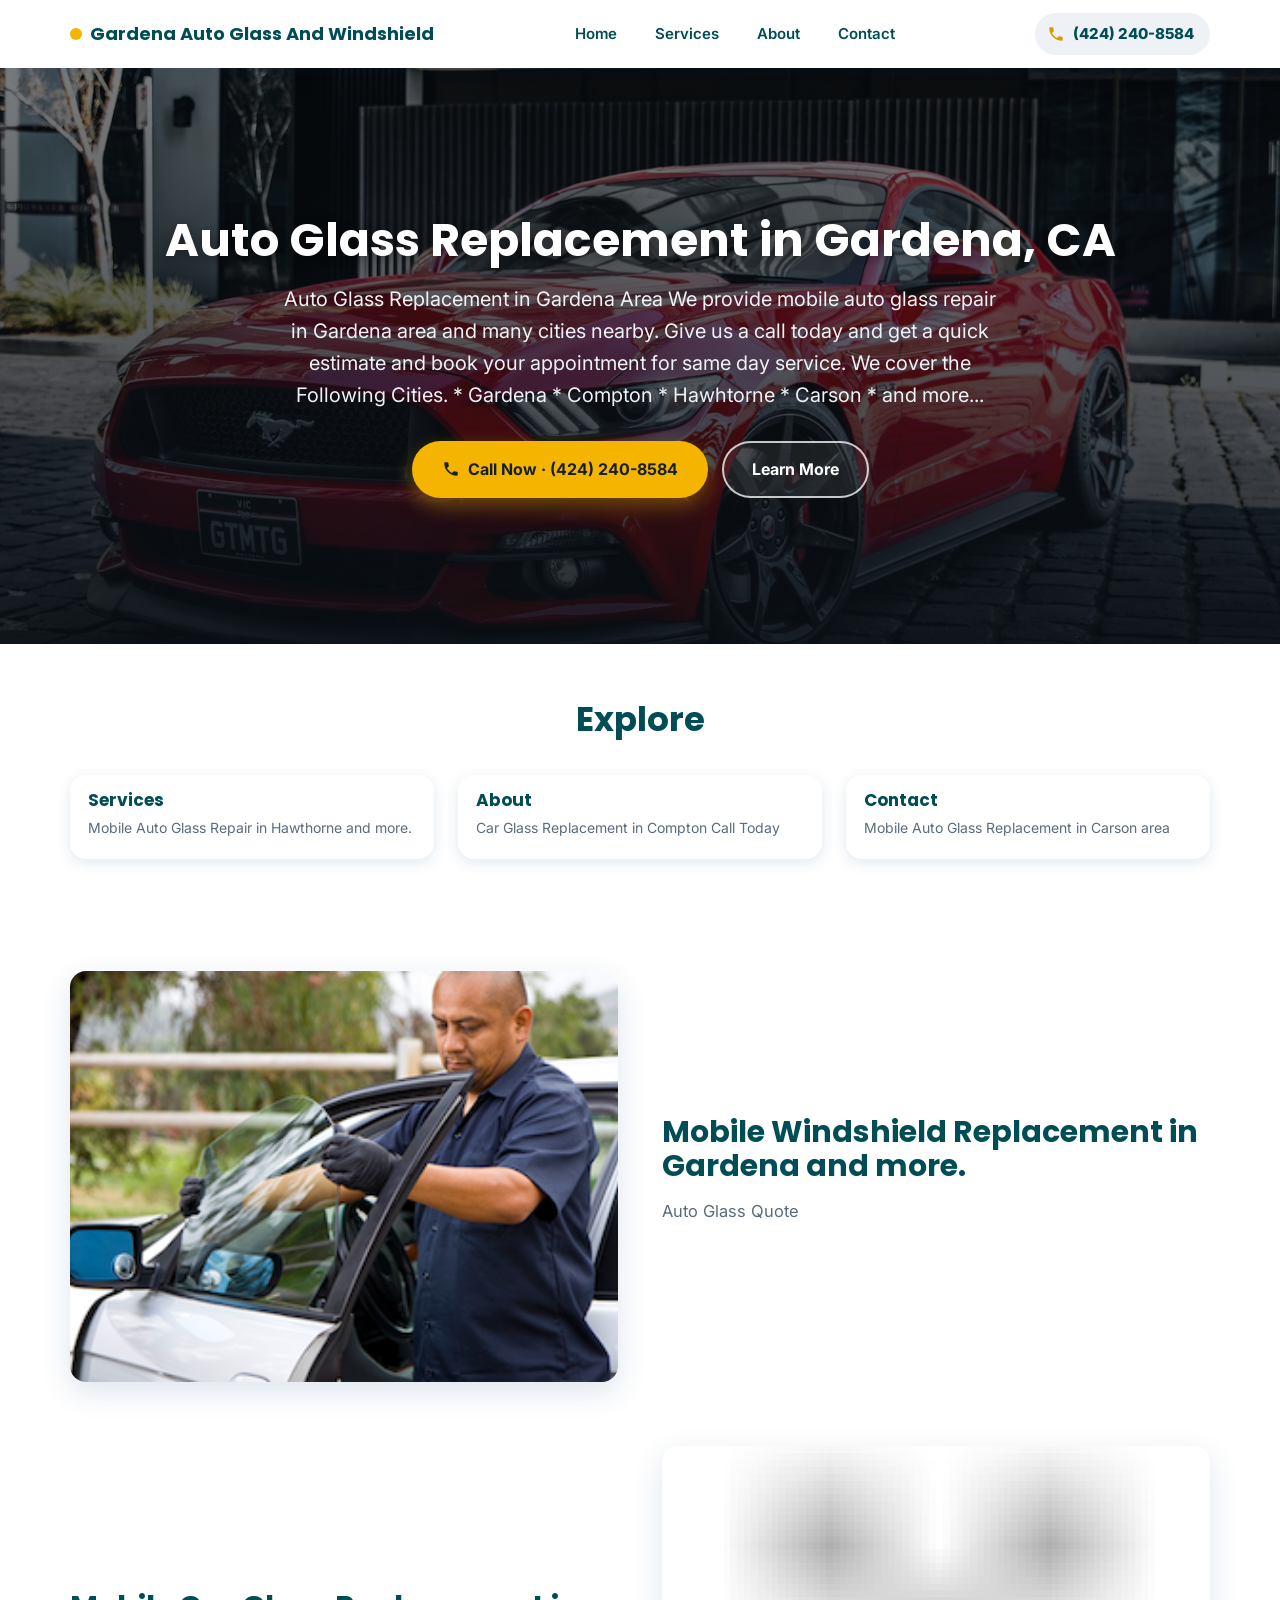
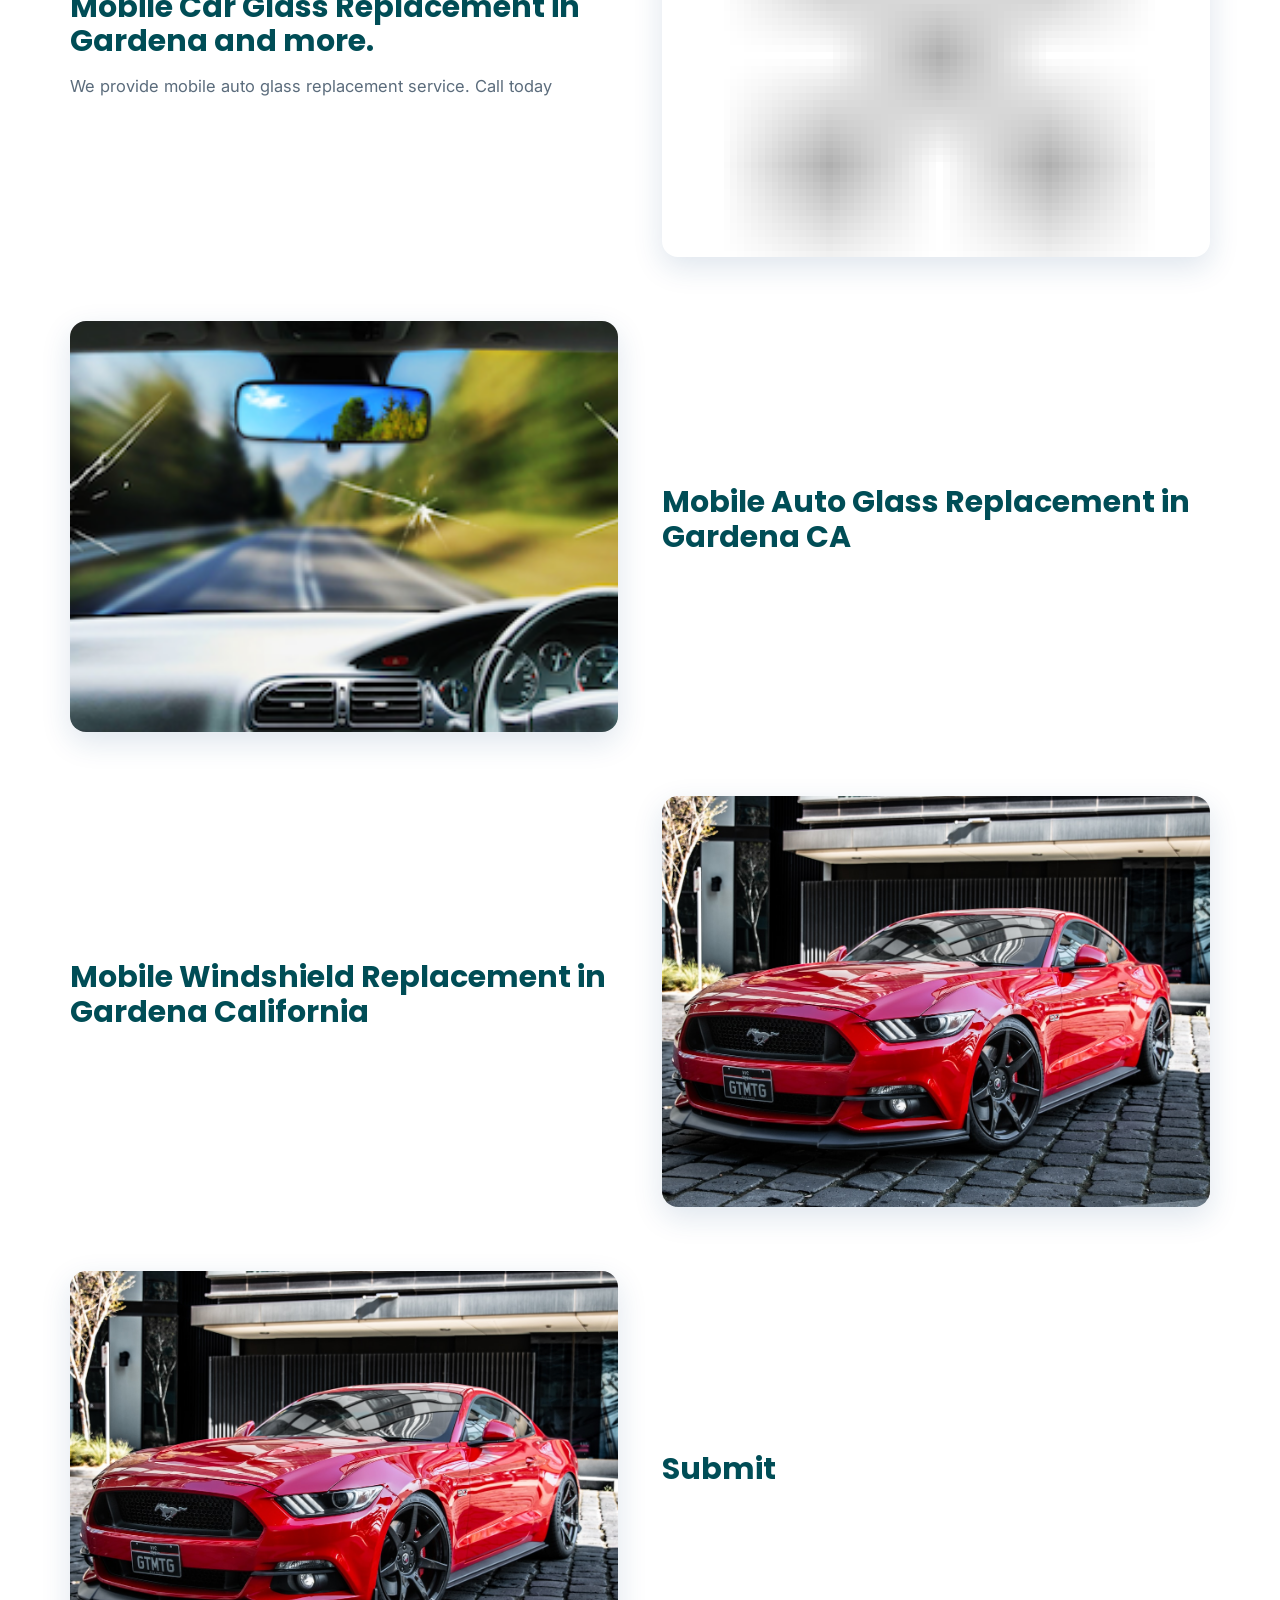
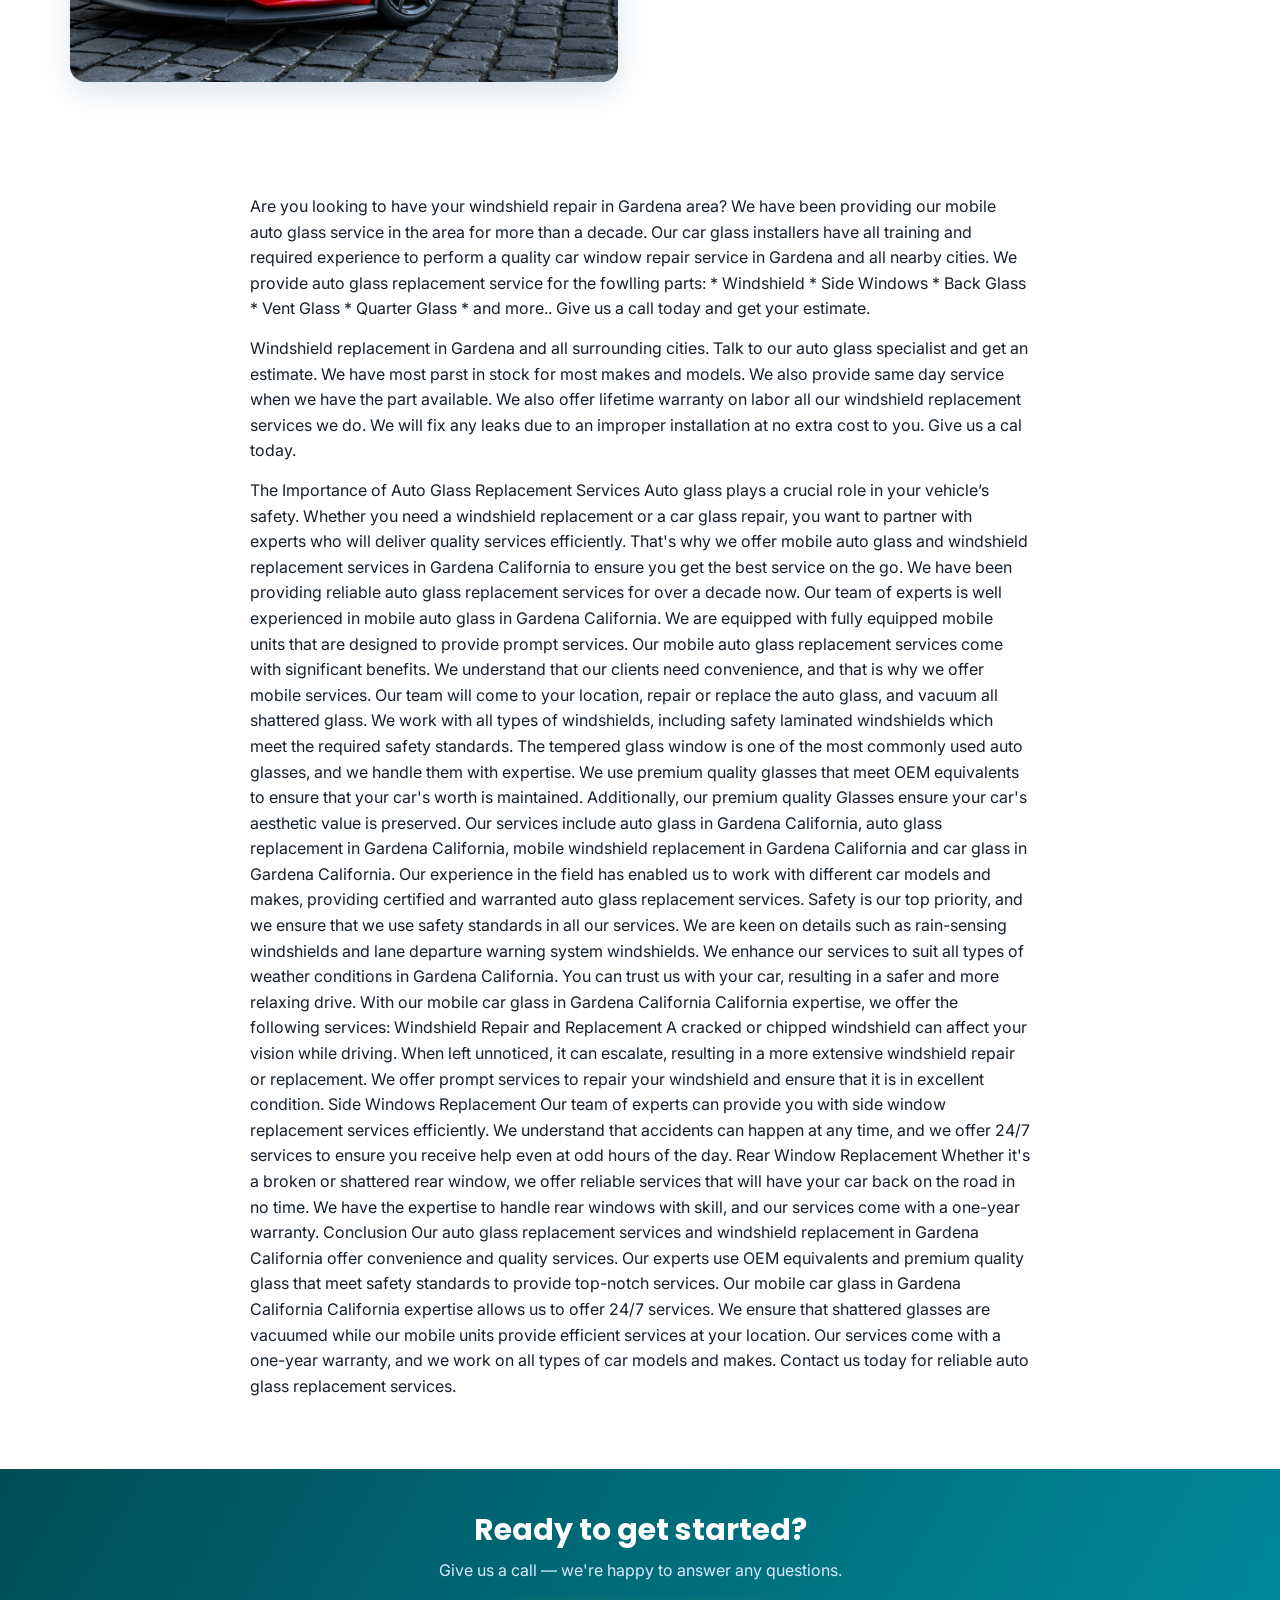
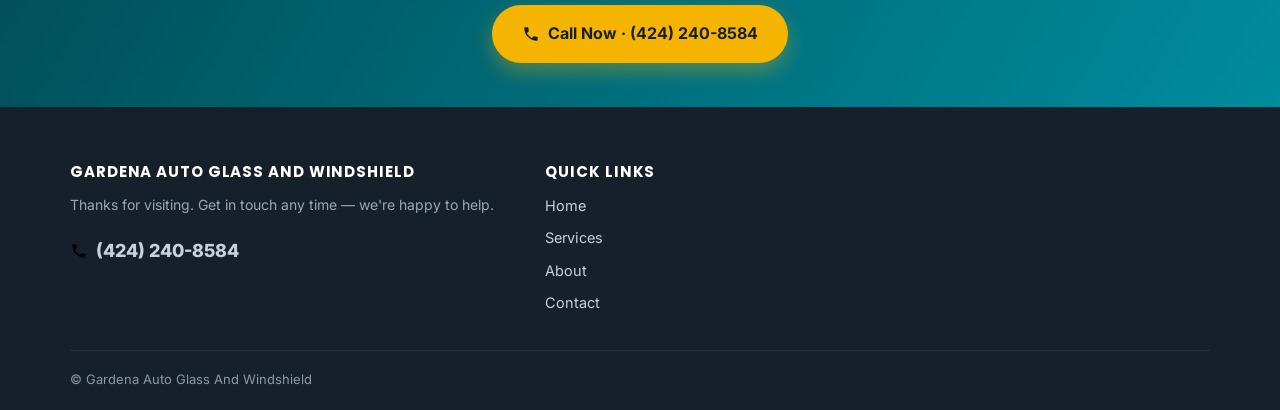
<file: index.html>
<!DOCTYPE html>
<html lang="en">
<head>
<meta charset="utf-8"/>
<meta name="viewport" content="width=device-width, initial-scale=1"/>
<title>Auto Glass in Gardena and Mobile Car Windshield Replacement Service</title>
<meta name="description" content="Call (424) 240-8584. We provide mobile auto glass repair in Gardena, Compton, Hawthorne and Carson area. We also cover all cities nearby as well. Give us a call and get your estimate today"/>
<link rel="preconnect" href="https://fonts.googleapis.com">
<link href="assets/redesign.css" rel="stylesheet"/>
</head>
<body>

<header class="site-header">
  <div class="header-bar">
    <a href="index.html" class="brand"><span class="dot"></span>Gardena Auto Glass And Windshield</a>
    <nav class="main-nav"><a href="index.html">Home</a><a href="mobile-auto-glass-in-hawthorne.html">Services</a><a href="car-glass-replacement-in-compton.html">About</a><a href="mobile-auto-glass-in-carson.html">Contact</a></nav>
    <div class="header-cta">
      <a class="phone-pill" href="tel:4242408584"><svg viewBox="0 0 24 24"><path d="M6.6 10.8c1.4 2.8 3.8 5.1 6.6 6.6l2.2-2.2c.3-.3.7-.4 1-.2 1.1.4 2.3.6 3.5.6.6 0 1 .4 1 1V20c0 .6-.4 1-1 1C10.6 21 3 13.4 3 4c0-.6.4-1 1-1h3.5c.6 0 1 .4 1 1 0 1.2.2 2.4.6 3.5.1.4 0 .8-.3 1L6.6 10.8z"/></svg><span class="btn-label">(424) 240-8584</span></a>
      <button class="nav-toggle" aria-label="Open menu"><span></span><span></span><span></span></button>
    </div>
  </div>
  <div class="nav-backdrop"></div>
</header>


<section class="hero" style="background-image:url('images/img_ebd3f7f750.jpg')">
  <div class="hero-inner">
    <h1>Auto Glass Replacement in Gardena, CA</h1>
    <p class="lead">Auto Glass Replacement in Gardena Area We provide mobile auto glass repair in Gardena area and many cities nearby. Give us a call today and get a quick estimate and book your appointment for same day service. We cover the Following Cities. * Gardena * Compton * Hawhtorne * Carson * and more...</p>
    <div class="hero-actions">
      <a class="btn btn-accent" href="tel:4242408584"><svg viewBox="0 0 24 24"><path d="M6.6 10.8c1.4 2.8 3.8 5.1 6.6 6.6l2.2-2.2c.3-.3.7-.4 1-.2 1.1.4 2.3.6 3.5.6.6 0 1 .4 1 1V20c0 .6-.4 1-1 1C10.6 21 3 13.4 3 4c0-.6.4-1 1-1h3.5c.6 0 1 .4 1 1 0 1.2.2 2.4.6 3.5.1.4 0 .8-.3 1L6.6 10.8z"/></svg> Call Now &middot; (424) 240-8584</a>
      <a class="btn btn-outline" href="#more">Learn More</a>
    </div>
  </div>
</section>

<section class="section">
  <div class="container">
    <div class="section-head"><h2>Explore</h2></div>
    <div class="grid grid-3">
<a class="card" href="mobile-auto-glass-in-hawthorne.html" style="text-decoration:none;">
  <div class="card-body"><h3>Services</h3><p>Mobile Auto Glass Repair in Hawthorne and more.</p></div>
</a>
<a class="card" href="car-glass-replacement-in-compton.html" style="text-decoration:none;">
  <div class="card-body"><h3>About</h3><p>Car Glass Replacement in Compton Call Today</p></div>
</a>
<a class="card" href="mobile-auto-glass-in-carson.html" style="text-decoration:none;">
  <div class="card-body"><h3>Contact</h3><p>Mobile Auto Glass Replacement in Carson area</p></div>
</a></div>
  </div>
</section>
<section class="section" id="more"><div class="container">
<div class="feature-row">
  <div class="feature-media"><img src="images/img_419fbbd206.png" alt="Mobile Windshield Replacement in Gardena and more." loading="lazy"/></div>
  <div class="feature-text">
    <h2>Mobile Windshield Replacement in Gardena and more.</h2>
    <p>Auto Glass Quote</p>
  </div>
</div>

<div class="feature-row reverse">
  <div class="feature-media"><img src="images/QIP6DWKPfk6AouOxT7O9JA.png" alt="Mobile Car Glass Replacement in Gardena and more." loading="lazy"/></div>
  <div class="feature-text">
    <h2>Mobile Car Glass Replacement in Gardena and more.</h2>
    <p>We provide mobile auto glass replacement service. Call today</p>
  </div>
</div>

<div class="feature-row">
  <div class="feature-media"><img src="images/img_6949ed615a.png" alt="Mobile Auto Glass Replacement in Gardena CA" loading="lazy"/></div>
  <div class="feature-text">
    <h2>Mobile Auto Glass Replacement in Gardena CA</h2>
    <p></p>
  </div>
</div>

<div class="feature-row reverse">
  <div class="feature-media"><img src="images/img_ebd3f7f750.jpg" alt="Mobile Windshield Replacement in Gardena California" loading="lazy"/></div>
  <div class="feature-text">
    <h2>Mobile Windshield Replacement in Gardena California</h2>
    <p></p>
  </div>
</div>

<div class="feature-row">
  <div class="feature-media"><img src="images/img_ebd3f7f750.jpg" alt="Submit" loading="lazy"/></div>
  <div class="feature-text">
    <h2>Submit</h2>
    <p></p>
  </div>
</div>
</div></section><section class="section"><div class="container" style="max-width:820px;"><p>Are you looking to have your windshield repair in Gardena area? We have been providing our mobile auto glass service in the area for more than a decade. Our car glass installers have all training and required experience to perform a quality car window repair service in Gardena and all nearby cities. We provide auto glass replacement service for the fowlling parts: * Windshield * Side Windows * Back Glass * Vent Glass * Quarter Glass * and more.. Give us a call today and get your estimate.</p><p>Windshield replacement in Gardena and all surrounding cities. Talk to our auto glass specialist and get an estimate. We have most parst in stock for most makes and models. We also provide same day service when we have the part available. We also offer lifetime warranty on labor all our windshield replacement services we do. We will fix any leaks due to an improper installation at no extra cost to you. Give us a cal today.</p><p>The Importance of Auto Glass Replacement Services Auto glass plays a crucial role in your vehicle’s safety. Whether you need a windshield replacement or a car glass repair, you want to partner with experts who will deliver quality services efficiently. That&#x27;s why we offer mobile auto glass and windshield replacement services in Gardena California to ensure you get the best service on the go. We have been providing reliable auto glass replacement services for over a decade now. Our team of experts is well experienced in mobile auto glass in Gardena California. We are equipped with fully equipped mobile units that are designed to provide prompt services. Our mobile auto glass replacement services come with significant benefits. We understand that our clients need convenience, and that is why we offer mobile services. Our team will come to your location, repair or replace the auto glass, and vacuum all shattered glass. We work with all types of windshields, including safety laminated windshields which meet the required safety standards. The tempered glass window is one of the most commonly used auto glasses, and we handle them with expertise. We use premium quality glasses that meet OEM equivalents to ensure that your car&#x27;s worth is maintained. Additionally, our premium quality Glasses ensure your car&#x27;s aesthetic value is preserved. Our services include auto glass in Gardena California, auto glass replacement in Gardena California, mobile windshield replacement in Gardena California and car glass in Gardena California. Our experience in the field has enabled us to work with different car models and makes, providing certified and warranted auto glass replacement services. Safety is our top priority, and we ensure that we use safety standards in all our services. We are keen on details such as rain-sensing windshields and lane departure warning system windshields. We enhance our services to suit all types of weather conditions in Gardena California. You can trust us with your car, resulting in a safer and more relaxing drive. With our mobile car glass in Gardena California California expertise, we offer the following services: Windshield Repair and Replacement A cracked or chipped windshield can affect your vision while driving. When left unnoticed, it can escalate, resulting in a more extensive windshield repair or replacement. We offer prompt services to repair your windshield and ensure that it is in excellent condition. Side Windows Replacement Our team of experts can provide you with side window replacement services efficiently. We understand that accidents can happen at any time, and we offer 24/7 services to ensure you receive help even at odd hours of the day. Rear Window Replacement Whether it&#x27;s a broken or shattered rear window, we offer reliable services that will have your car back on the road in no time. We have the expertise to handle rear windows with skill, and our services come with a one-year warranty. Conclusion Our auto glass replacement services and windshield replacement in Gardena California offer convenience and quality services. Our experts use OEM equivalents and premium quality glass that meet safety standards to provide top-notch services. Our mobile car glass in Gardena California California expertise allows us to offer 24/7 services. We ensure that shattered glasses are vacuumed while our mobile units provide efficient services at your location. Our services come with a one-year warranty, and we work on all types of car models and makes. Contact us today for reliable auto glass replacement services.</p></div></section>
<section class="cta-band">
  <div class="container">
    <h2>Ready to get started?</h2>
    <p>Give us a call — we're happy to answer any questions.</p>
    <a class="btn btn-accent" href="tel:4242408584"><svg viewBox="0 0 24 24"><path d="M6.6 10.8c1.4 2.8 3.8 5.1 6.6 6.6l2.2-2.2c.3-.3.7-.4 1-.2 1.1.4 2.3.6 3.5.6.6 0 1 .4 1 1V20c0 .6-.4 1-1 1C10.6 21 3 13.4 3 4c0-.6.4-1 1-1h3.5c.6 0 1 .4 1 1 0 1.2.2 2.4.6 3.5.1.4 0 .8-.3 1L6.6 10.8z"/></svg> Call Now &middot; (424) 240-8584</a>
  </div>
</section>


<footer class="site-footer">
  <div class="container">
    <div class="footer-grid">
      <div class="footer-brand">
        <h4>Gardena Auto Glass And Windshield</h4>
        <p>Thanks for visiting. Get in touch any time — we're happy to help.</p>
        <a class="footer-phone" href="tel:4242408584"><svg viewBox="0 0 24 24"><path d="M6.6 10.8c1.4 2.8 3.8 5.1 6.6 6.6l2.2-2.2c.3-.3.7-.4 1-.2 1.1.4 2.3.6 3.5.6.6 0 1 .4 1 1V20c0 .6-.4 1-1 1C10.6 21 3 13.4 3 4c0-.6.4-1 1-1h3.5c.6 0 1 .4 1 1 0 1.2.2 2.4.6 3.5.1.4 0 .8-.3 1L6.6 10.8z"/></svg> (424) 240-8584</a>
      </div>
      <div>
        <h4>Quick Links</h4>
        <div class="footer-links"><a href="index.html">Home</a><a href="mobile-auto-glass-in-hawthorne.html">Services</a><a href="car-glass-replacement-in-compton.html">About</a><a href="mobile-auto-glass-in-carson.html">Contact</a></div>
      </div>
      
    </div>
    <div class="footer-bottom">
      <span>&copy; Gardena Auto Glass And Windshield</span>
    </div>
    
  </div>
</footer>

<script src="assets/redesign.js"></script>
</body>
</html>
</file>
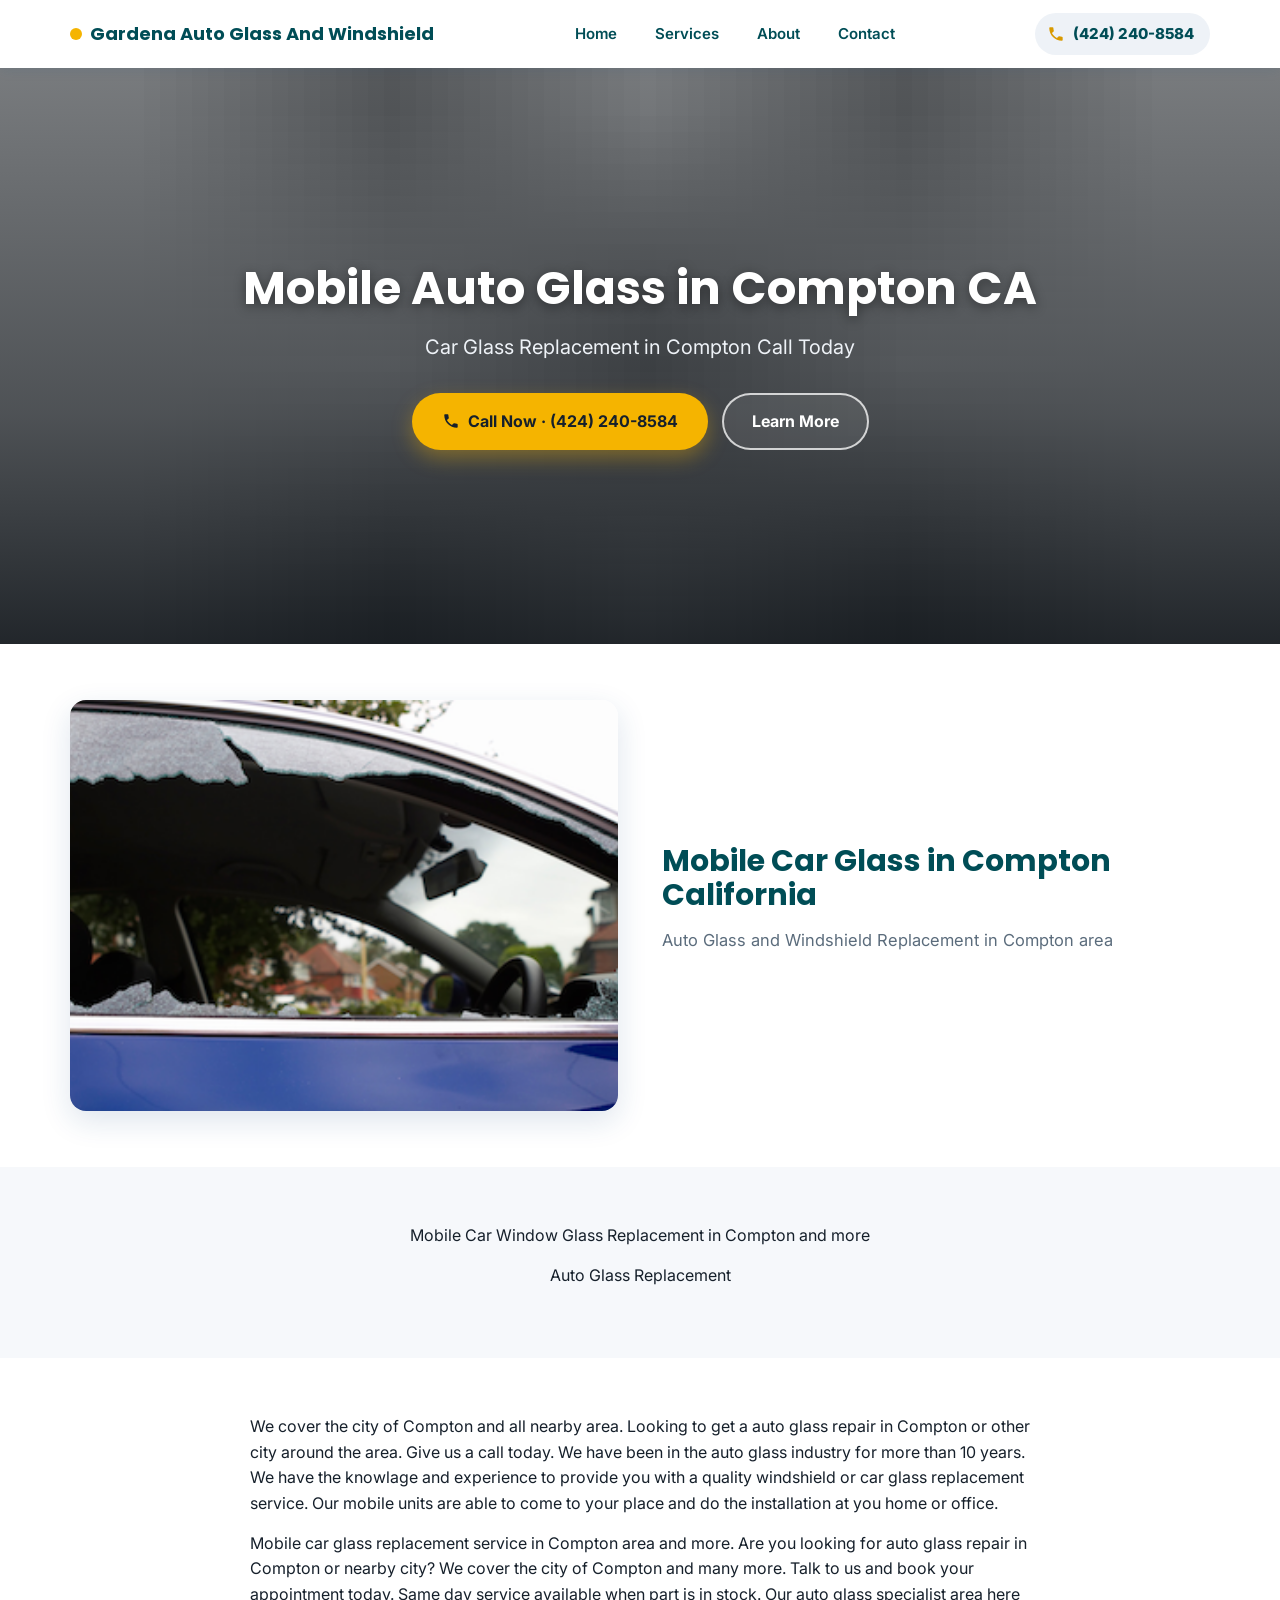
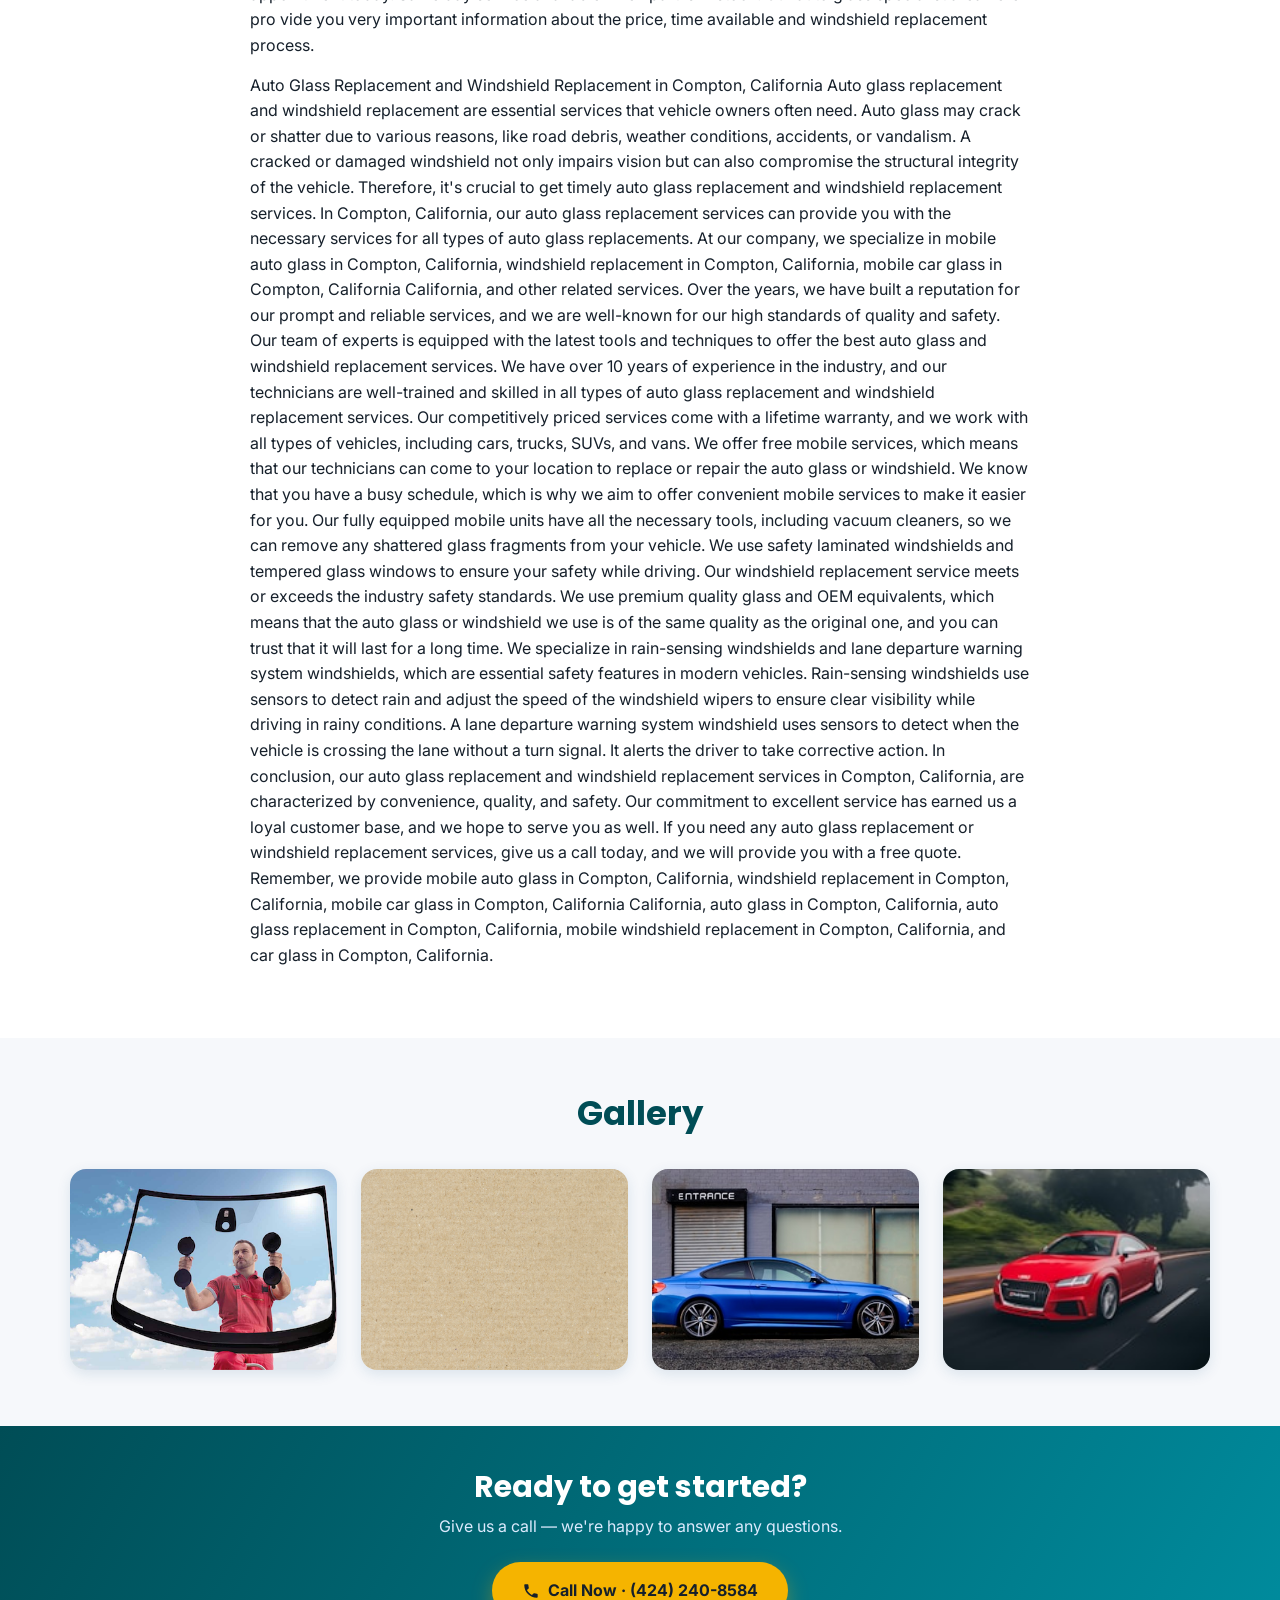
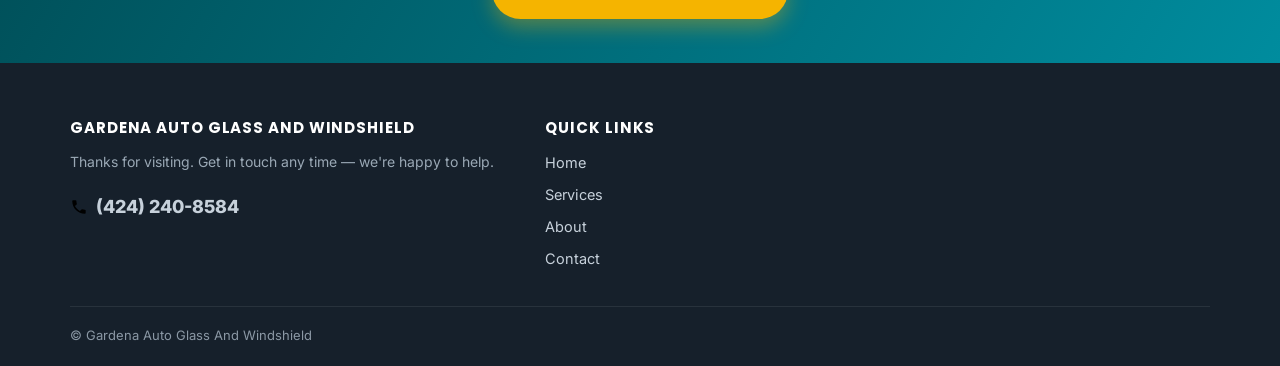
<file: car-glass-replacement-in-compton.html>
<!DOCTYPE html>
<html lang="en">
<head>
<meta charset="utf-8"/>
<meta name="viewport" content="width=device-width, initial-scale=1"/>
<title>Car Glass Replacement in Compton and Mobile Windshield repair service.</title>
<meta name="description" content="(424) 240-8584.We provide car glass replacement in Compton and mobile windshield repair service in all nearby cities in the area. Get a quote today for your car window repair."/>
<link rel="preconnect" href="https://fonts.googleapis.com">
<link href="assets/redesign.css" rel="stylesheet"/>
</head>
<body>

<header class="site-header">
  <div class="header-bar">
    <a href="index.html" class="brand"><span class="dot"></span>Gardena Auto Glass And Windshield</a>
    <nav class="main-nav"><a href="index.html">Home</a><a href="mobile-auto-glass-in-hawthorne.html">Services</a><a href="car-glass-replacement-in-compton.html">About</a><a href="mobile-auto-glass-in-carson.html">Contact</a></nav>
    <div class="header-cta">
      <a class="phone-pill" href="tel:4242408584"><svg viewBox="0 0 24 24"><path d="M6.6 10.8c1.4 2.8 3.8 5.1 6.6 6.6l2.2-2.2c.3-.3.7-.4 1-.2 1.1.4 2.3.6 3.5.6.6 0 1 .4 1 1V20c0 .6-.4 1-1 1C10.6 21 3 13.4 3 4c0-.6.4-1 1-1h3.5c.6 0 1 .4 1 1 0 1.2.2 2.4.6 3.5.1.4 0 .8-.3 1L6.6 10.8z"/></svg><span class="btn-label">(424) 240-8584</span></a>
      <button class="nav-toggle" aria-label="Open menu"><span></span><span></span><span></span></button>
    </div>
  </div>
  <div class="nav-backdrop"></div>
</header>


<section class="hero" style="background-image:url('images/QIP6DWKPfk6AouOxT7O9JA.png')">
  <div class="hero-inner">
    <h1>Mobile Auto Glass in Compton CA</h1>
    <p class="lead">Car Glass Replacement in Compton Call Today</p>
    <div class="hero-actions">
      <a class="btn btn-accent" href="tel:4242408584"><svg viewBox="0 0 24 24"><path d="M6.6 10.8c1.4 2.8 3.8 5.1 6.6 6.6l2.2-2.2c.3-.3.7-.4 1-.2 1.1.4 2.3.6 3.5.6.6 0 1 .4 1 1V20c0 .6-.4 1-1 1C10.6 21 3 13.4 3 4c0-.6.4-1 1-1h3.5c.6 0 1 .4 1 1 0 1.2.2 2.4.6 3.5.1.4 0 .8-.3 1L6.6 10.8z"/></svg> Call Now &middot; (424) 240-8584</a>
      <a class="btn btn-outline" href="#more">Learn More</a>
    </div>
  </div>
</section>
<section class="section" id="more"><div class="container">
<div class="feature-row">
  <div class="feature-media"><img src="images/img_922af6f1ba.png" alt="Mobile Car Glass in Compton California" loading="lazy"/></div>
  <div class="feature-text">
    <h2>Mobile Car Glass in Compton California</h2>
    <p>Auto Glass and Windshield Replacement in Compton area</p>
  </div>
</div>
</div></section><section class="section section-alt"><div class="container" style="max-width:820px; text-align:center;"><p>Mobile Car Window Glass Replacement in Compton and more</p><p>Auto Glass Replacement</p></div></section><section class="section"><div class="container" style="max-width:820px;"><p>We cover the city of Compton and all nearby area. Looking to get a auto glass repair in Compton or other city around the area. Give us a call today. We have been in the auto glass industry for more than 10 years. We have the knowlage and experience to provide you with a quality windshield or car glass replacement service. Our mobile units are able to come to your place and do the installation at you home or office.</p><p>Mobile car glass replacement service in Compton area and more. Are you looking for auto glass repair in Compton or nearby city? We cover the city of Compton and many more. Talk to us and book your appointment today. Same day service available when part is in stock. Our auto glass specialist area here pro vide you very important information about the price, time available and windshield replacement process.</p><p>Auto Glass Replacement and Windshield Replacement in Compton, California Auto glass replacement and windshield replacement are essential services that vehicle owners often need. Auto glass may crack or shatter due to various reasons, like road debris, weather conditions, accidents, or vandalism. A cracked or damaged windshield not only impairs vision but can also compromise the structural integrity of the vehicle. Therefore, it&#x27;s crucial to get timely auto glass replacement and windshield replacement services. In Compton, California, our auto glass replacement services can provide you with the necessary services for all types of auto glass replacements. At our company, we specialize in mobile auto glass in Compton, California, windshield replacement in Compton, California, mobile car glass in Compton, California California, and other related services. Over the years, we have built a reputation for our prompt and reliable services, and we are well-known for our high standards of quality and safety. Our team of experts is equipped with the latest tools and techniques to offer the best auto glass and windshield replacement services. We have over 10 years of experience in the industry, and our technicians are well-trained and skilled in all types of auto glass replacement and windshield replacement services. Our competitively priced services come with a lifetime warranty, and we work with all types of vehicles, including cars, trucks, SUVs, and vans. We offer free mobile services, which means that our technicians can come to your location to replace or repair the auto glass or windshield. We know that you have a busy schedule, which is why we aim to offer convenient mobile services to make it easier for you. Our fully equipped mobile units have all the necessary tools, including vacuum cleaners, so we can remove any shattered glass fragments from your vehicle. We use safety laminated windshields and tempered glass windows to ensure your safety while driving. Our windshield replacement service meets or exceeds the industry safety standards. We use premium quality glass and OEM equivalents, which means that the auto glass or windshield we use is of the same quality as the original one, and you can trust that it will last for a long time. We specialize in rain-sensing windshields and lane departure warning system windshields, which are essential safety features in modern vehicles. Rain-sensing windshields use sensors to detect rain and adjust the speed of the windshield wipers to ensure clear visibility while driving in rainy conditions. A lane departure warning system windshield uses sensors to detect when the vehicle is crossing the lane without a turn signal. It alerts the driver to take corrective action. In conclusion, our auto glass replacement and windshield replacement services in Compton, California, are characterized by convenience, quality, and safety. Our commitment to excellent service has earned us a loyal customer base, and we hope to serve you as well. If you need any auto glass replacement or windshield replacement services, give us a call today, and we will provide you with a free quote. Remember, we provide mobile auto glass in Compton, California, windshield replacement in Compton, California, mobile car glass in Compton, California California, auto glass in Compton, California, auto glass replacement in Compton, California, mobile windshield replacement in Compton, California, and car glass in Compton, California.</p></div></section><section class="section section-alt"><div class="container"><div class="section-head"><h2>Gallery</h2></div><div class="grid grid-4"><div class="gallery-card"><img src="images/img_7a86fe0412.png" alt="Mobile Auto Glass in Compton CA" loading="lazy"/></div><div class="gallery-card"><img src="images/108722507_1450.jpg" alt="Mobile Auto Glass in Compton CA" loading="lazy"/></div><div class="gallery-card"><img src="images/img_f919a5c4f8.jpg" alt="Car Window Replacement" loading="lazy"/></div><div class="gallery-card"><img src="images/img_cf08e08c79.jpg" alt="Windshield Replacement" loading="lazy"/></div></div></div></section>
<section class="cta-band">
  <div class="container">
    <h2>Ready to get started?</h2>
    <p>Give us a call — we're happy to answer any questions.</p>
    <a class="btn btn-accent" href="tel:4242408584"><svg viewBox="0 0 24 24"><path d="M6.6 10.8c1.4 2.8 3.8 5.1 6.6 6.6l2.2-2.2c.3-.3.7-.4 1-.2 1.1.4 2.3.6 3.5.6.6 0 1 .4 1 1V20c0 .6-.4 1-1 1C10.6 21 3 13.4 3 4c0-.6.4-1 1-1h3.5c.6 0 1 .4 1 1 0 1.2.2 2.4.6 3.5.1.4 0 .8-.3 1L6.6 10.8z"/></svg> Call Now &middot; (424) 240-8584</a>
  </div>
</section>


<footer class="site-footer">
  <div class="container">
    <div class="footer-grid">
      <div class="footer-brand">
        <h4>Gardena Auto Glass And Windshield</h4>
        <p>Thanks for visiting. Get in touch any time — we're happy to help.</p>
        <a class="footer-phone" href="tel:4242408584"><svg viewBox="0 0 24 24"><path d="M6.6 10.8c1.4 2.8 3.8 5.1 6.6 6.6l2.2-2.2c.3-.3.7-.4 1-.2 1.1.4 2.3.6 3.5.6.6 0 1 .4 1 1V20c0 .6-.4 1-1 1C10.6 21 3 13.4 3 4c0-.6.4-1 1-1h3.5c.6 0 1 .4 1 1 0 1.2.2 2.4.6 3.5.1.4 0 .8-.3 1L6.6 10.8z"/></svg> (424) 240-8584</a>
      </div>
      <div>
        <h4>Quick Links</h4>
        <div class="footer-links"><a href="index.html">Home</a><a href="mobile-auto-glass-in-hawthorne.html">Services</a><a href="car-glass-replacement-in-compton.html">About</a><a href="mobile-auto-glass-in-carson.html">Contact</a></div>
      </div>
      
    </div>
    <div class="footer-bottom">
      <span>&copy; Gardena Auto Glass And Windshield</span>
    </div>
    
  </div>
</footer>

<script src="assets/redesign.js"></script>
</body>
</html>
</file>
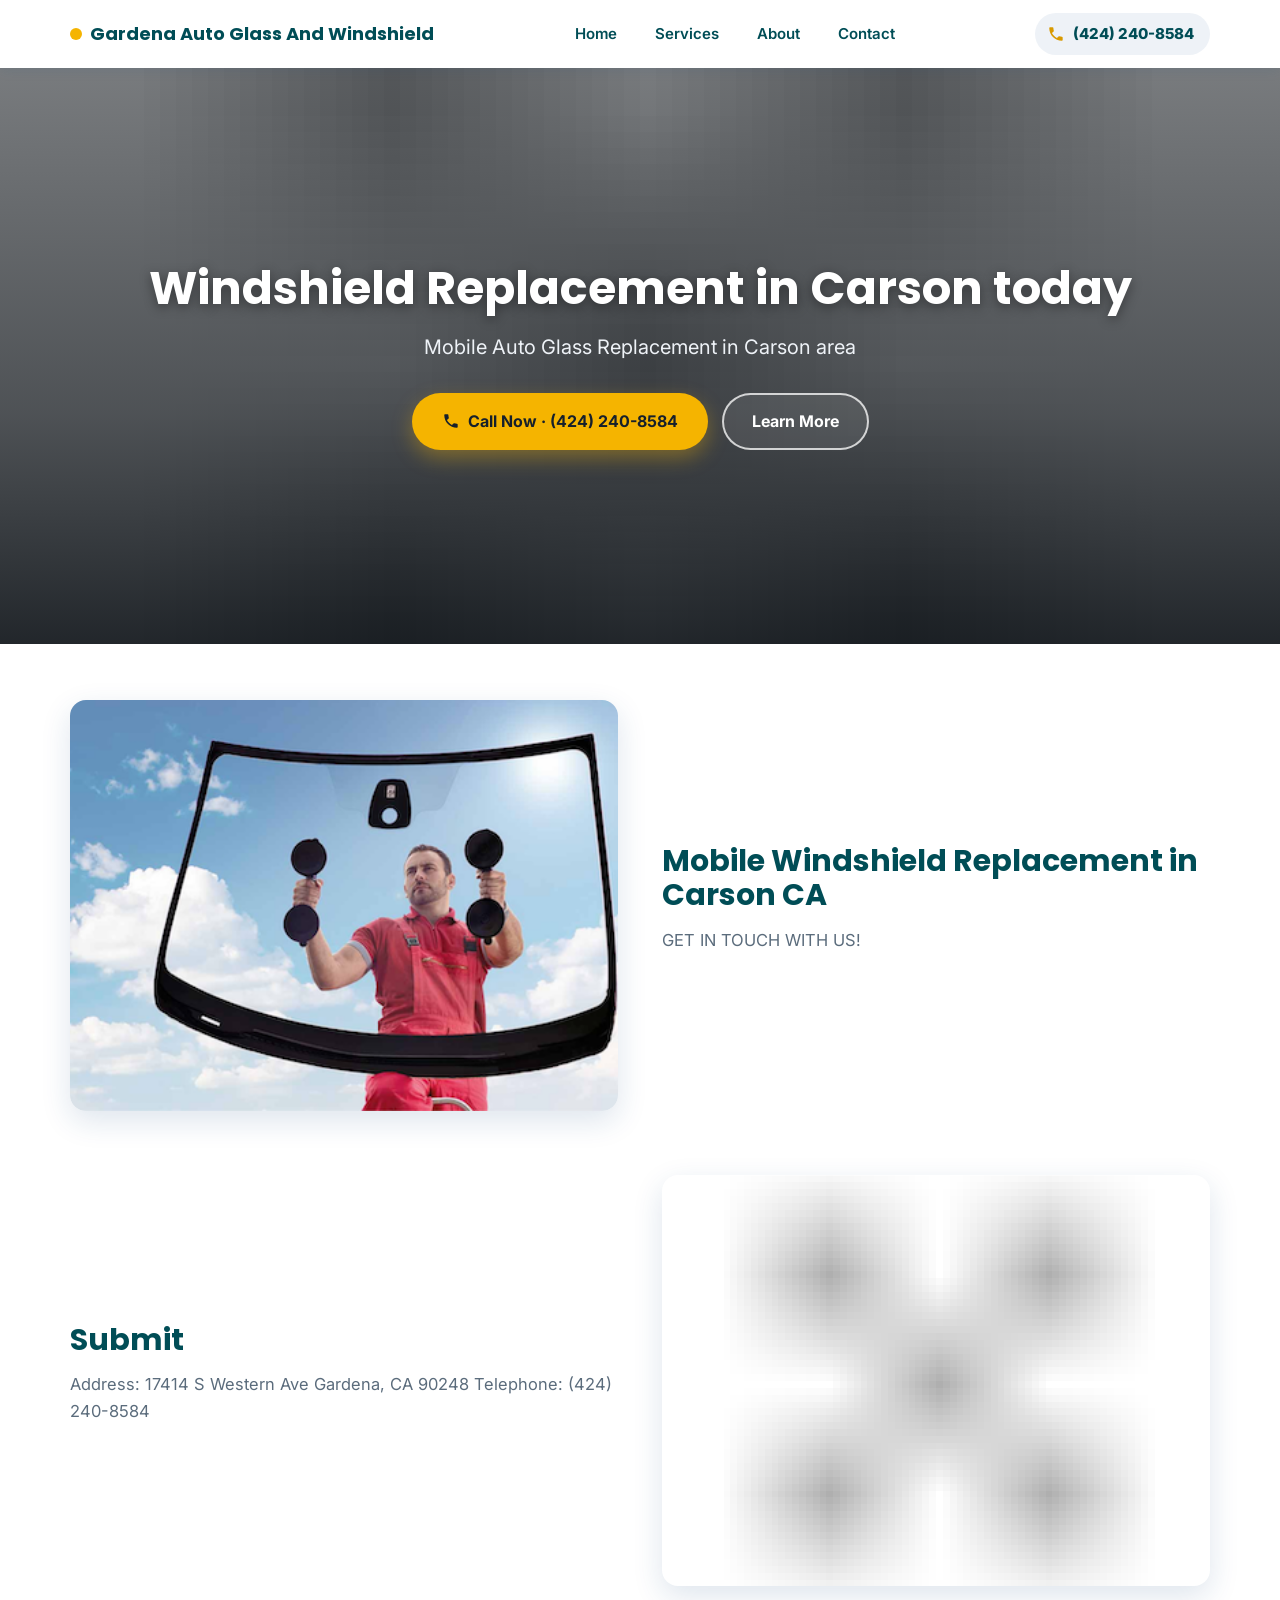
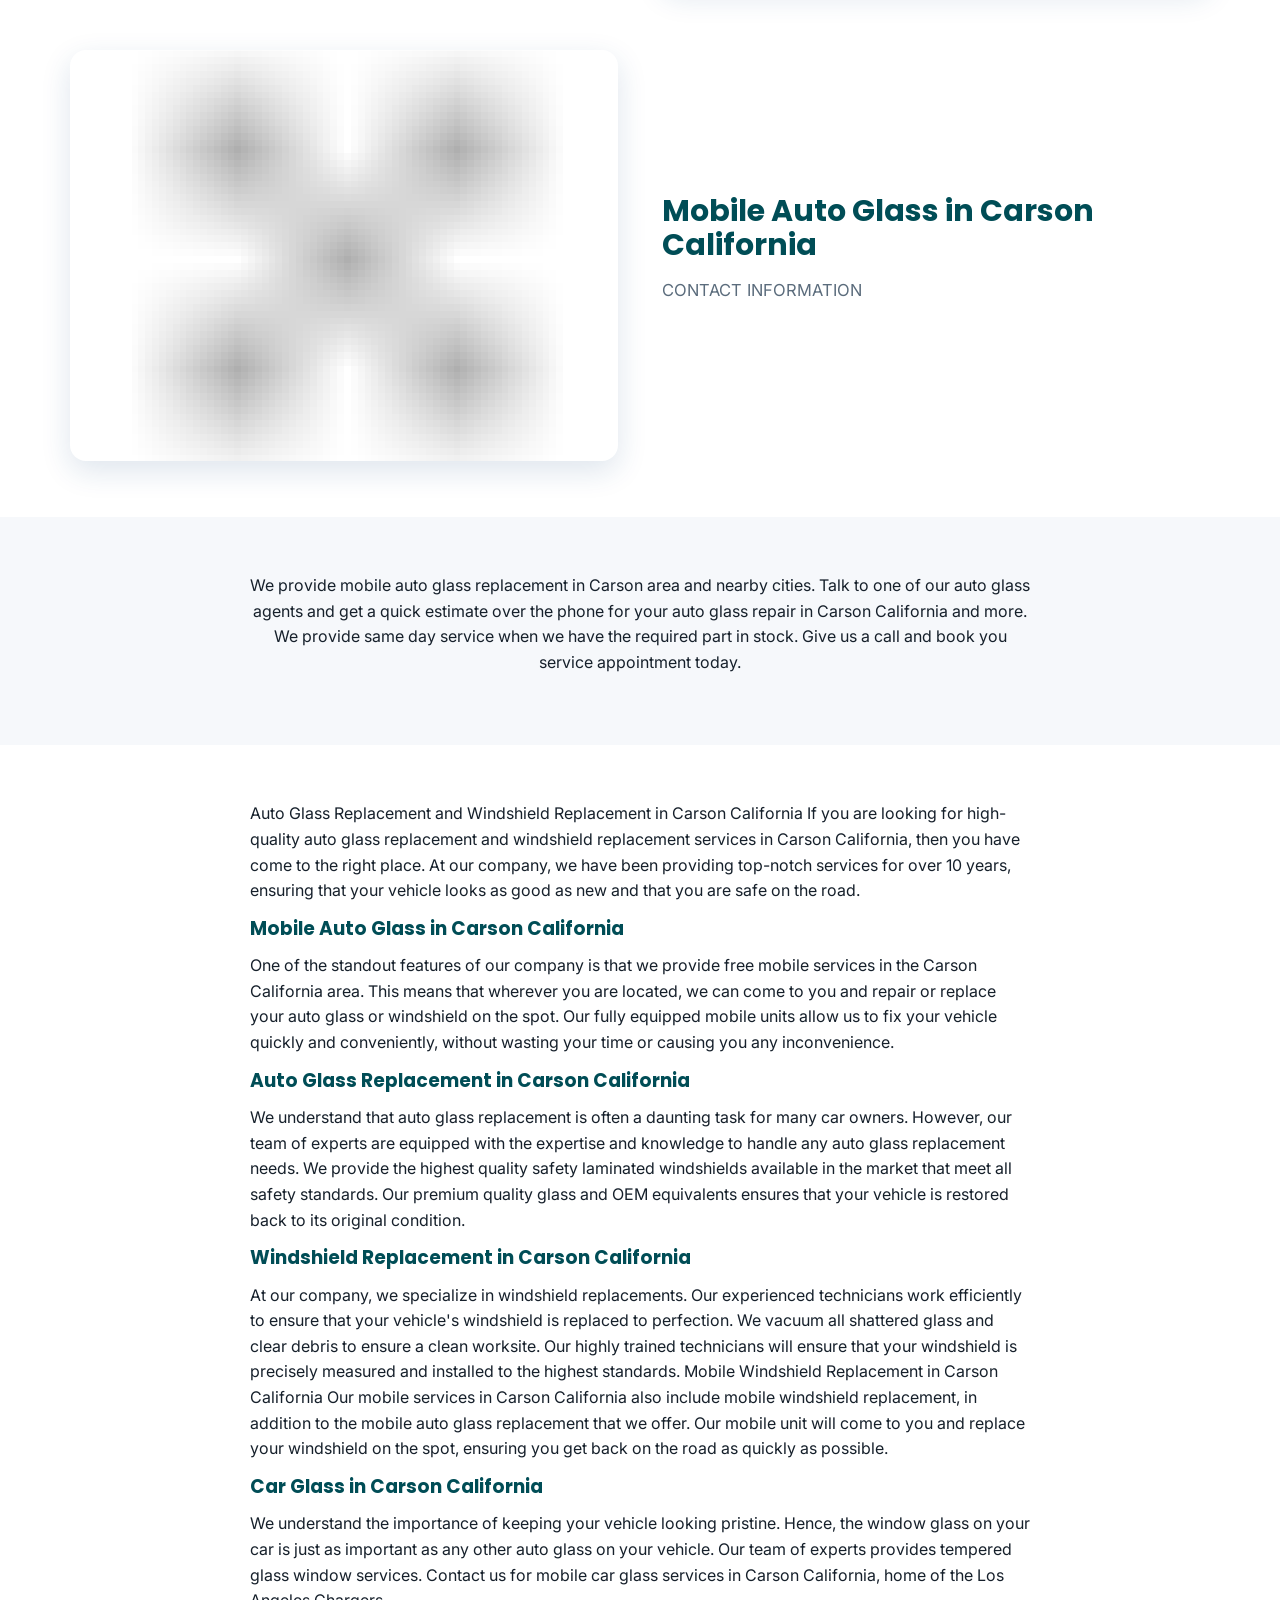
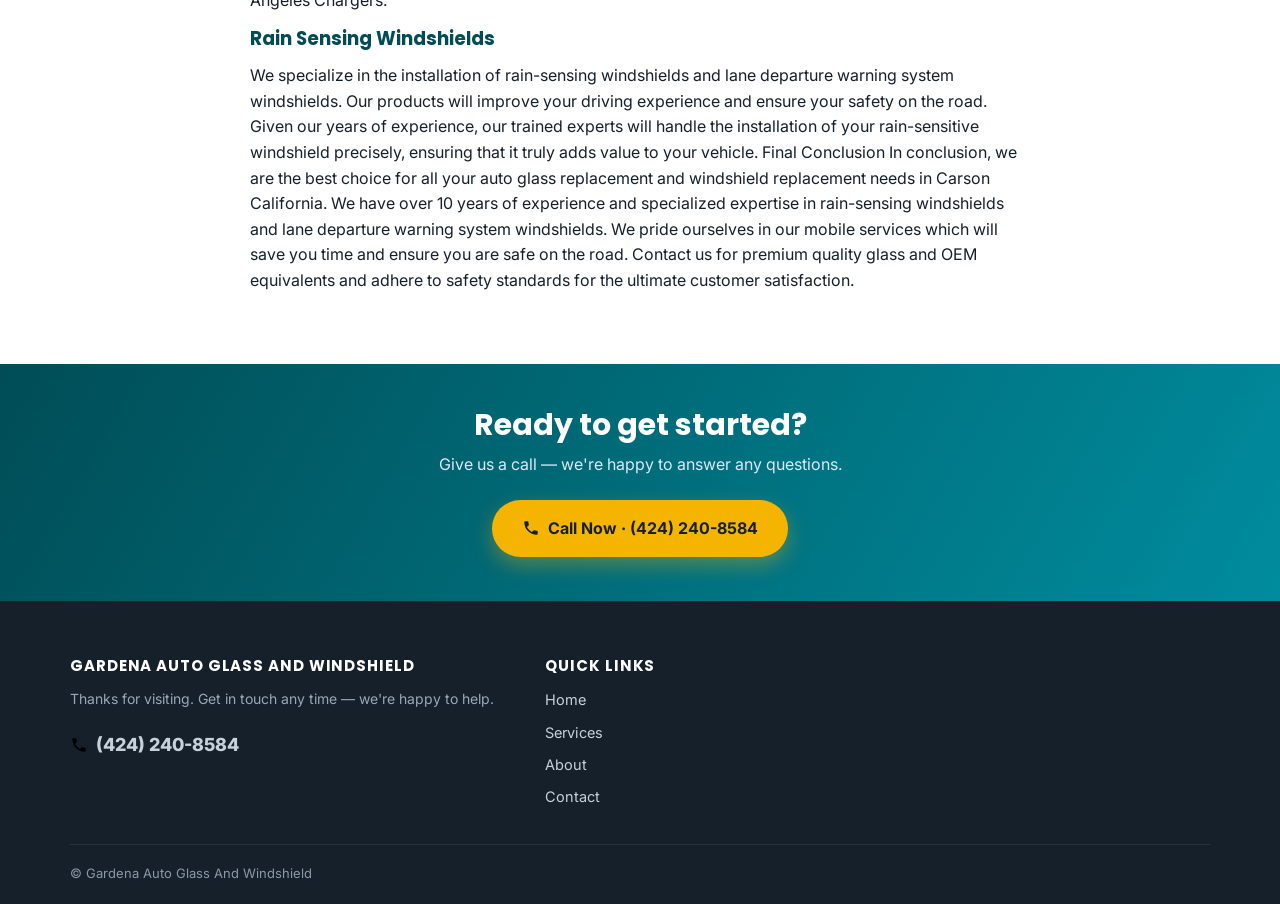
<file: mobile-auto-glass-in-carson.html>
<!DOCTYPE html>
<html lang="en">
<head>
<meta charset="utf-8"/>
<meta name="viewport" content="width=device-width, initial-scale=1"/>
<title>Mobile Auto Glass Repair in Carson and Windshield Replacement Service</title>
<meta name="description" content="(424) 240-8584. We provide mobile auto glass replacement in Carson area and more. Talk to one of our agents today and resquest a quick estimate over the phone."/>
<link rel="preconnect" href="https://fonts.googleapis.com">
<link href="assets/redesign.css" rel="stylesheet"/>
</head>
<body>

<header class="site-header">
  <div class="header-bar">
    <a href="index.html" class="brand"><span class="dot"></span>Gardena Auto Glass And Windshield</a>
    <nav class="main-nav"><a href="index.html">Home</a><a href="mobile-auto-glass-in-hawthorne.html">Services</a><a href="car-glass-replacement-in-compton.html">About</a><a href="mobile-auto-glass-in-carson.html">Contact</a></nav>
    <div class="header-cta">
      <a class="phone-pill" href="tel:4242408584"><svg viewBox="0 0 24 24"><path d="M6.6 10.8c1.4 2.8 3.8 5.1 6.6 6.6l2.2-2.2c.3-.3.7-.4 1-.2 1.1.4 2.3.6 3.5.6.6 0 1 .4 1 1V20c0 .6-.4 1-1 1C10.6 21 3 13.4 3 4c0-.6.4-1 1-1h3.5c.6 0 1 .4 1 1 0 1.2.2 2.4.6 3.5.1.4 0 .8-.3 1L6.6 10.8z"/></svg><span class="btn-label">(424) 240-8584</span></a>
      <button class="nav-toggle" aria-label="Open menu"><span></span><span></span><span></span></button>
    </div>
  </div>
  <div class="nav-backdrop"></div>
</header>


<section class="hero" style="background-image:url('images/QIP6DWKPfk6AouOxT7O9JA.png')">
  <div class="hero-inner">
    <h1>Windshield Replacement in Carson today</h1>
    <p class="lead">Mobile Auto Glass Replacement in Carson area</p>
    <div class="hero-actions">
      <a class="btn btn-accent" href="tel:4242408584"><svg viewBox="0 0 24 24"><path d="M6.6 10.8c1.4 2.8 3.8 5.1 6.6 6.6l2.2-2.2c.3-.3.7-.4 1-.2 1.1.4 2.3.6 3.5.6.6 0 1 .4 1 1V20c0 .6-.4 1-1 1C10.6 21 3 13.4 3 4c0-.6.4-1 1-1h3.5c.6 0 1 .4 1 1 0 1.2.2 2.4.6 3.5.1.4 0 .8-.3 1L6.6 10.8z"/></svg> Call Now &middot; (424) 240-8584</a>
      <a class="btn btn-outline" href="#more">Learn More</a>
    </div>
  </div>
</section>
<section class="section" id="more"><div class="container">
<div class="feature-row">
  <div class="feature-media"><img src="images/img_03d85bd34b.png" alt="Mobile Windshield Replacement in Carson CA" loading="lazy"/></div>
  <div class="feature-text">
    <h2>Mobile Windshield Replacement in Carson CA</h2>
    <p>GET IN TOUCH WITH US!</p>
  </div>
</div>

<div class="feature-row reverse">
  <div class="feature-media"><img src="images/QIP6DWKPfk6AouOxT7O9JA.png" alt="Submit" loading="lazy"/></div>
  <div class="feature-text">
    <h2>Submit</h2>
    <p>Address: 17414 S Western Ave Gardena, CA 90248 Telephone: (424) 240-8584</p>
  </div>
</div>

<div class="feature-row">
  <div class="feature-media"><img src="images/QIP6DWKPfk6AouOxT7O9JA.png" alt="Mobile Auto Glass in Carson California" loading="lazy"/></div>
  <div class="feature-text">
    <h2>Mobile Auto Glass in Carson California</h2>
    <p>CONTACT INFORMATION</p>
  </div>
</div>
</div></section><section class="section section-alt"><div class="container" style="max-width:820px; text-align:center;"><p>We provide mobile auto glass replacement in Carson area and nearby cities. Talk to one of our auto glass agents and get a quick estimate over the phone for your auto glass repair in Carson California and more. We provide same day service when we have the required part in stock. Give us a call and book you service appointment today.</p></div></section><section class="section"><div class="container" style="max-width:820px;"><p>Auto Glass Replacement and Windshield Replacement in Carson California If you are looking for high-quality auto glass replacement and windshield replacement services in Carson California, then you have come to the right place. At our company, we have been providing top-notch services for over 10 years, ensuring that your vehicle looks as good as new and that you are safe on the road.</p><h3>Mobile Auto Glass in Carson California</h3><p>One of the standout features of our company is that we provide free mobile services in the Carson California area. This means that wherever you are located, we can come to you and repair or replace your auto glass or windshield on the spot. Our fully equipped mobile units allow us to fix your vehicle quickly and conveniently, without wasting your time or causing you any inconvenience.</p><h3>Auto Glass Replacement in Carson California</h3><p>We understand that auto glass replacement is often a daunting task for many car owners. However, our team of experts are equipped with the expertise and knowledge to handle any auto glass replacement needs. We provide the highest quality safety laminated windshields available in the market that meet all safety standards. Our premium quality glass and OEM equivalents ensures that your vehicle is restored back to its original condition.</p><h3>Windshield Replacement in Carson California</h3><p>At our company, we specialize in windshield replacements. Our experienced technicians work efficiently to ensure that your vehicle&#x27;s windshield is replaced to perfection. We vacuum all shattered glass and clear debris to ensure a clean worksite. Our highly trained technicians will ensure that your windshield is precisely measured and installed to the highest standards. Mobile Windshield Replacement in Carson California Our mobile services in Carson California also include mobile windshield replacement, in addition to the mobile auto glass replacement that we offer. Our mobile unit will come to you and replace your windshield on the spot, ensuring you get back on the road as quickly as possible.</p><h3>Car Glass in Carson California</h3><p>We understand the importance of keeping your vehicle looking pristine. Hence, the window glass on your car is just as important as any other auto glass on your vehicle. Our team of experts provides tempered glass window services. Contact us for mobile car glass services in Carson California, home of the Los Angeles Chargers.</p><h3>Rain Sensing Windshields</h3><p>We specialize in the installation of rain-sensing windshields and lane departure warning system windshields. Our products will improve your driving experience and ensure your safety on the road. Given our years of experience, our trained experts will handle the installation of your rain-sensitive windshield precisely, ensuring that it truly adds value to your vehicle. Final Conclusion In conclusion, we are the best choice for all your auto glass replacement and windshield replacement needs in Carson California. We have over 10 years of experience and specialized expertise in rain-sensing windshields and lane departure warning system windshields. We pride ourselves in our mobile services which will save you time and ensure you are safe on the road. Contact us for premium quality glass and OEM equivalents and adhere to safety standards for the ultimate customer satisfaction.</p></div></section>
<section class="cta-band">
  <div class="container">
    <h2>Ready to get started?</h2>
    <p>Give us a call — we're happy to answer any questions.</p>
    <a class="btn btn-accent" href="tel:4242408584"><svg viewBox="0 0 24 24"><path d="M6.6 10.8c1.4 2.8 3.8 5.1 6.6 6.6l2.2-2.2c.3-.3.7-.4 1-.2 1.1.4 2.3.6 3.5.6.6 0 1 .4 1 1V20c0 .6-.4 1-1 1C10.6 21 3 13.4 3 4c0-.6.4-1 1-1h3.5c.6 0 1 .4 1 1 0 1.2.2 2.4.6 3.5.1.4 0 .8-.3 1L6.6 10.8z"/></svg> Call Now &middot; (424) 240-8584</a>
  </div>
</section>


<footer class="site-footer">
  <div class="container">
    <div class="footer-grid">
      <div class="footer-brand">
        <h4>Gardena Auto Glass And Windshield</h4>
        <p>Thanks for visiting. Get in touch any time — we're happy to help.</p>
        <a class="footer-phone" href="tel:4242408584"><svg viewBox="0 0 24 24"><path d="M6.6 10.8c1.4 2.8 3.8 5.1 6.6 6.6l2.2-2.2c.3-.3.7-.4 1-.2 1.1.4 2.3.6 3.5.6.6 0 1 .4 1 1V20c0 .6-.4 1-1 1C10.6 21 3 13.4 3 4c0-.6.4-1 1-1h3.5c.6 0 1 .4 1 1 0 1.2.2 2.4.6 3.5.1.4 0 .8-.3 1L6.6 10.8z"/></svg> (424) 240-8584</a>
      </div>
      <div>
        <h4>Quick Links</h4>
        <div class="footer-links"><a href="index.html">Home</a><a href="mobile-auto-glass-in-hawthorne.html">Services</a><a href="car-glass-replacement-in-compton.html">About</a><a href="mobile-auto-glass-in-carson.html">Contact</a></div>
      </div>
      
    </div>
    <div class="footer-bottom">
      <span>&copy; Gardena Auto Glass And Windshield</span>
    </div>
    
  </div>
</footer>

<script src="assets/redesign.js"></script>
</body>
</html>
</file>
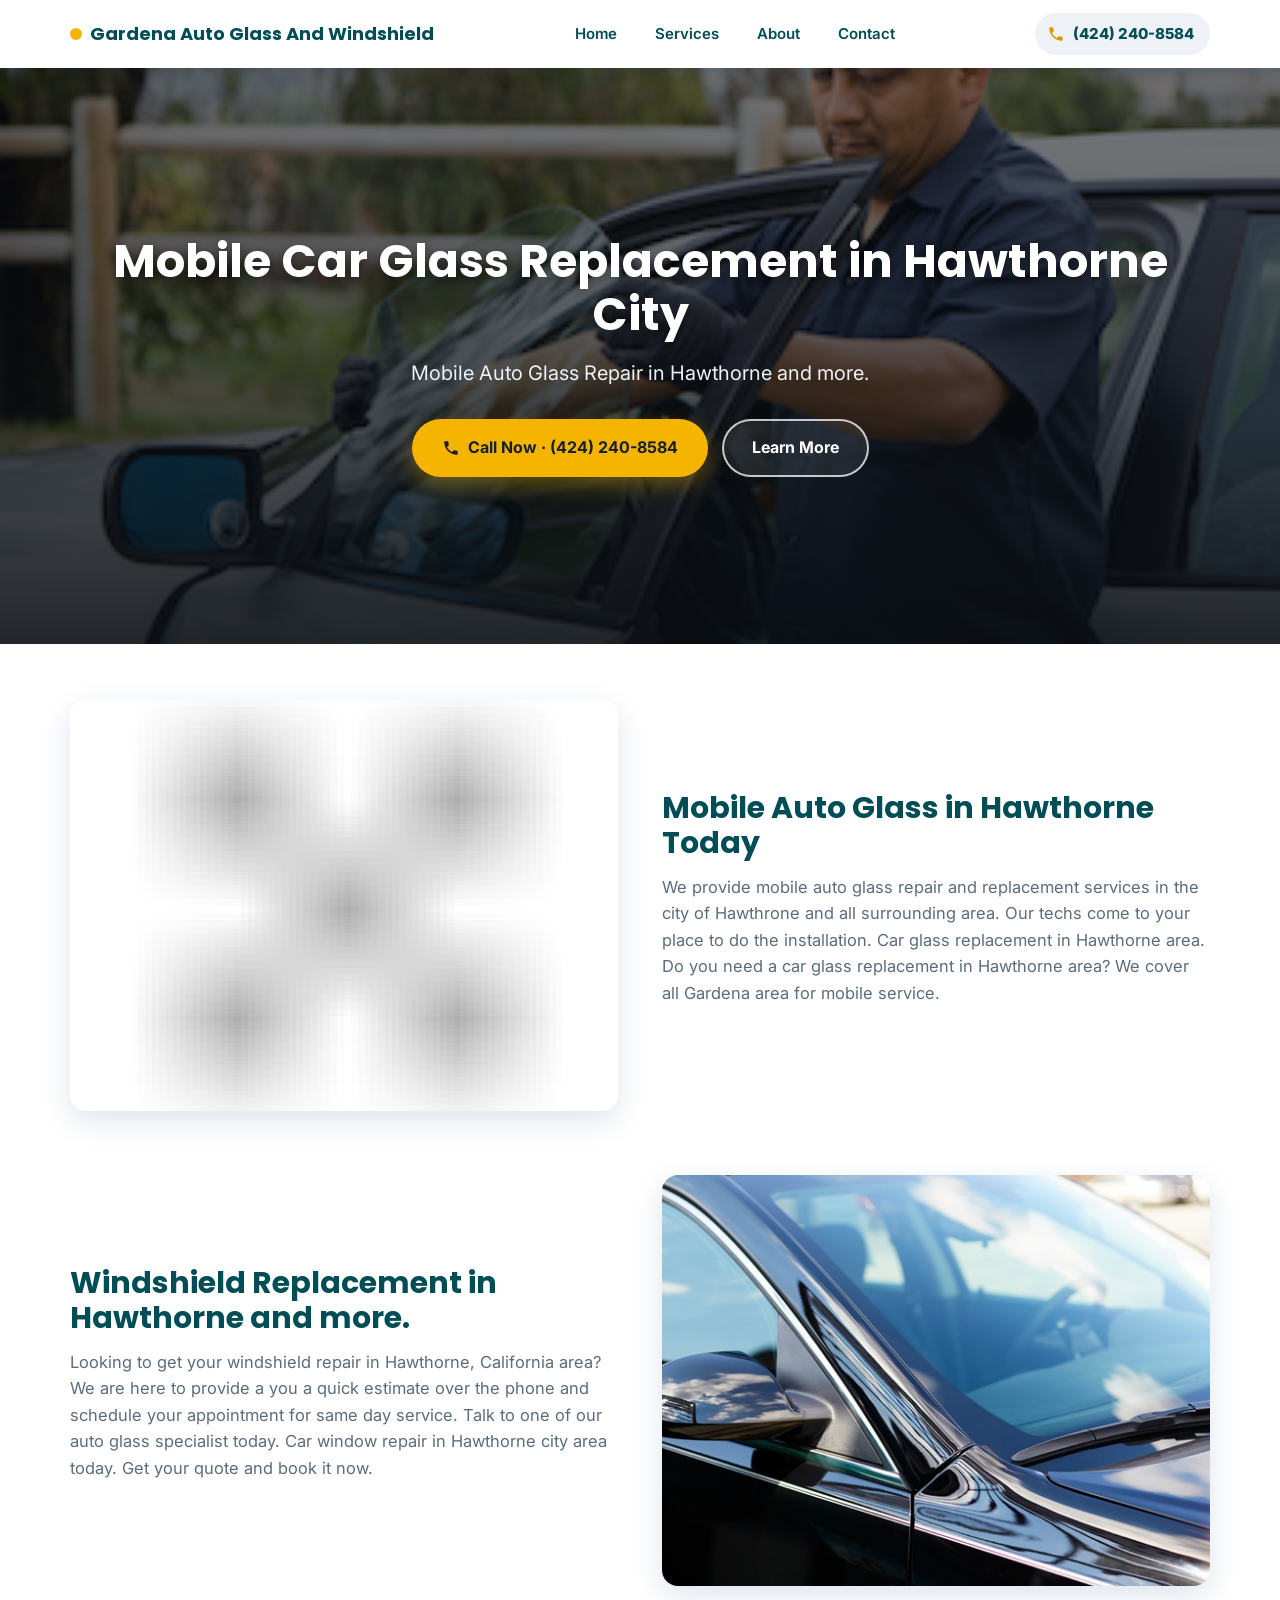
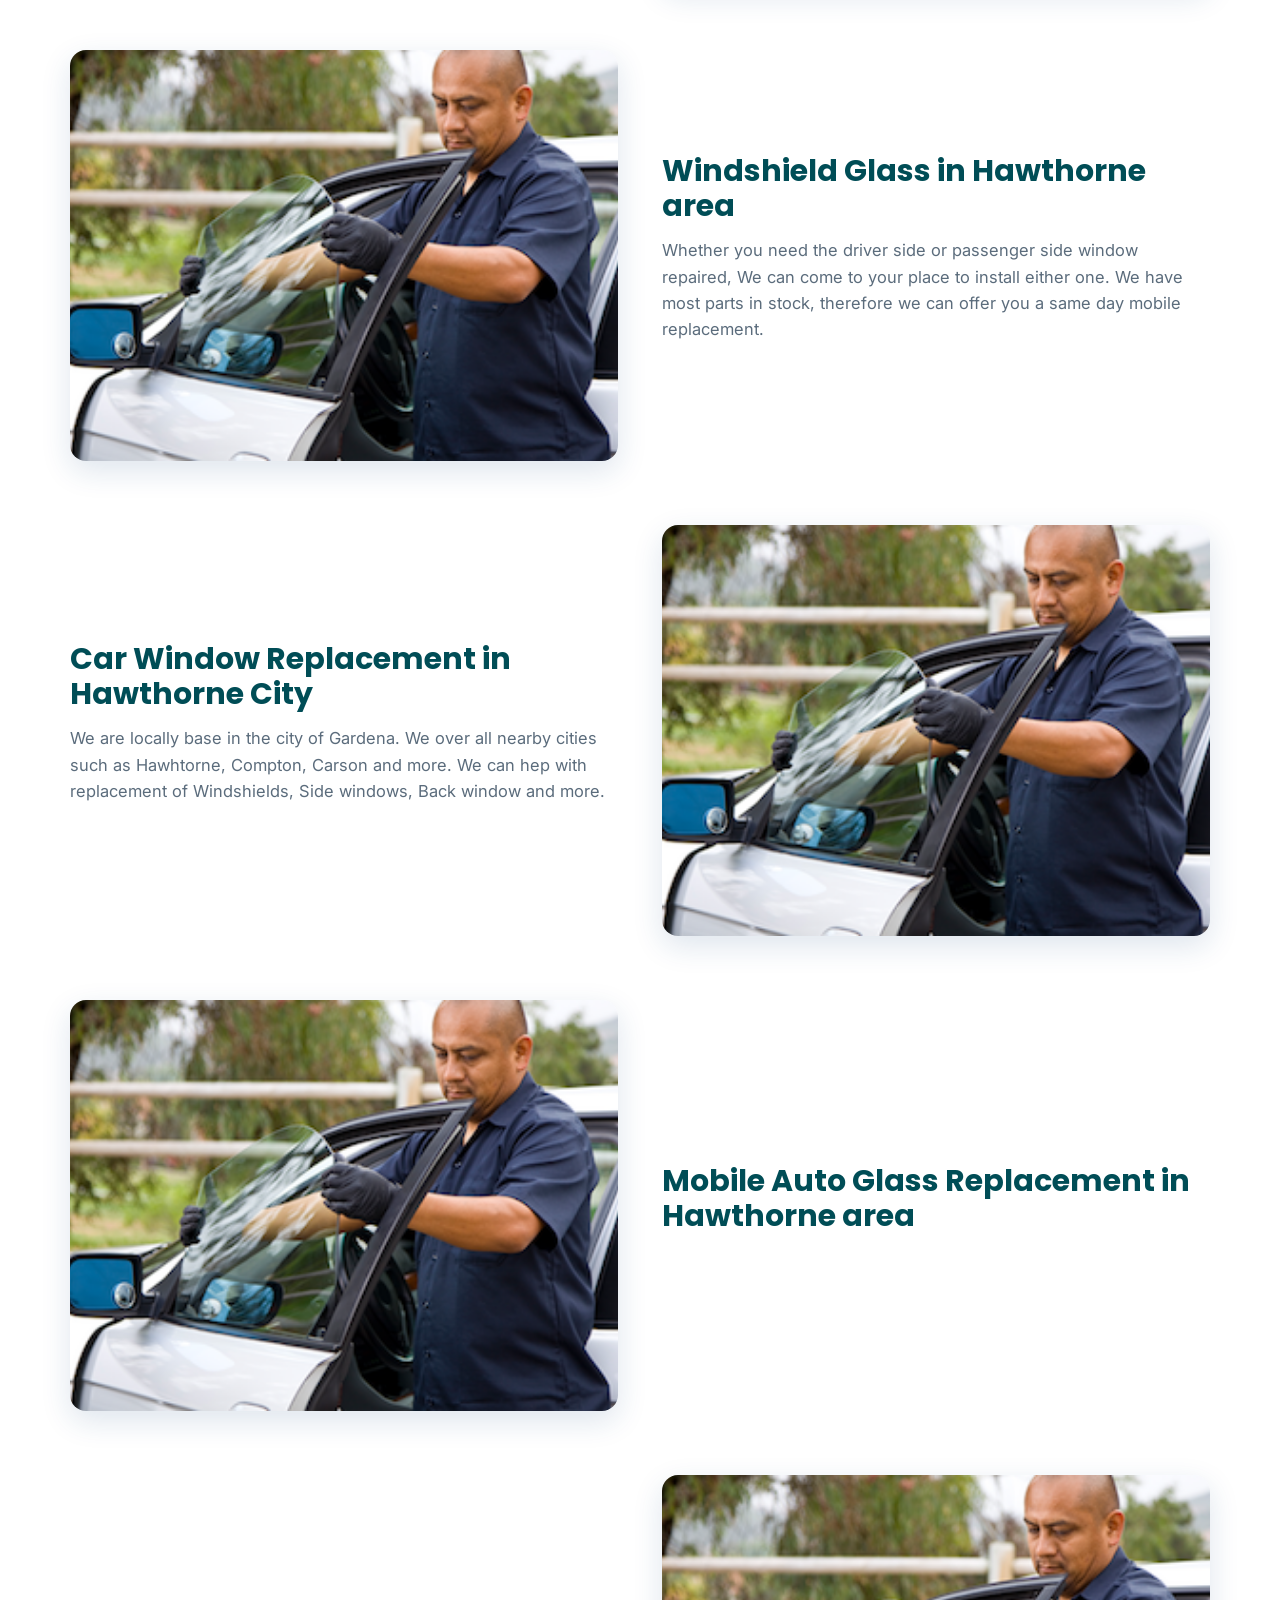
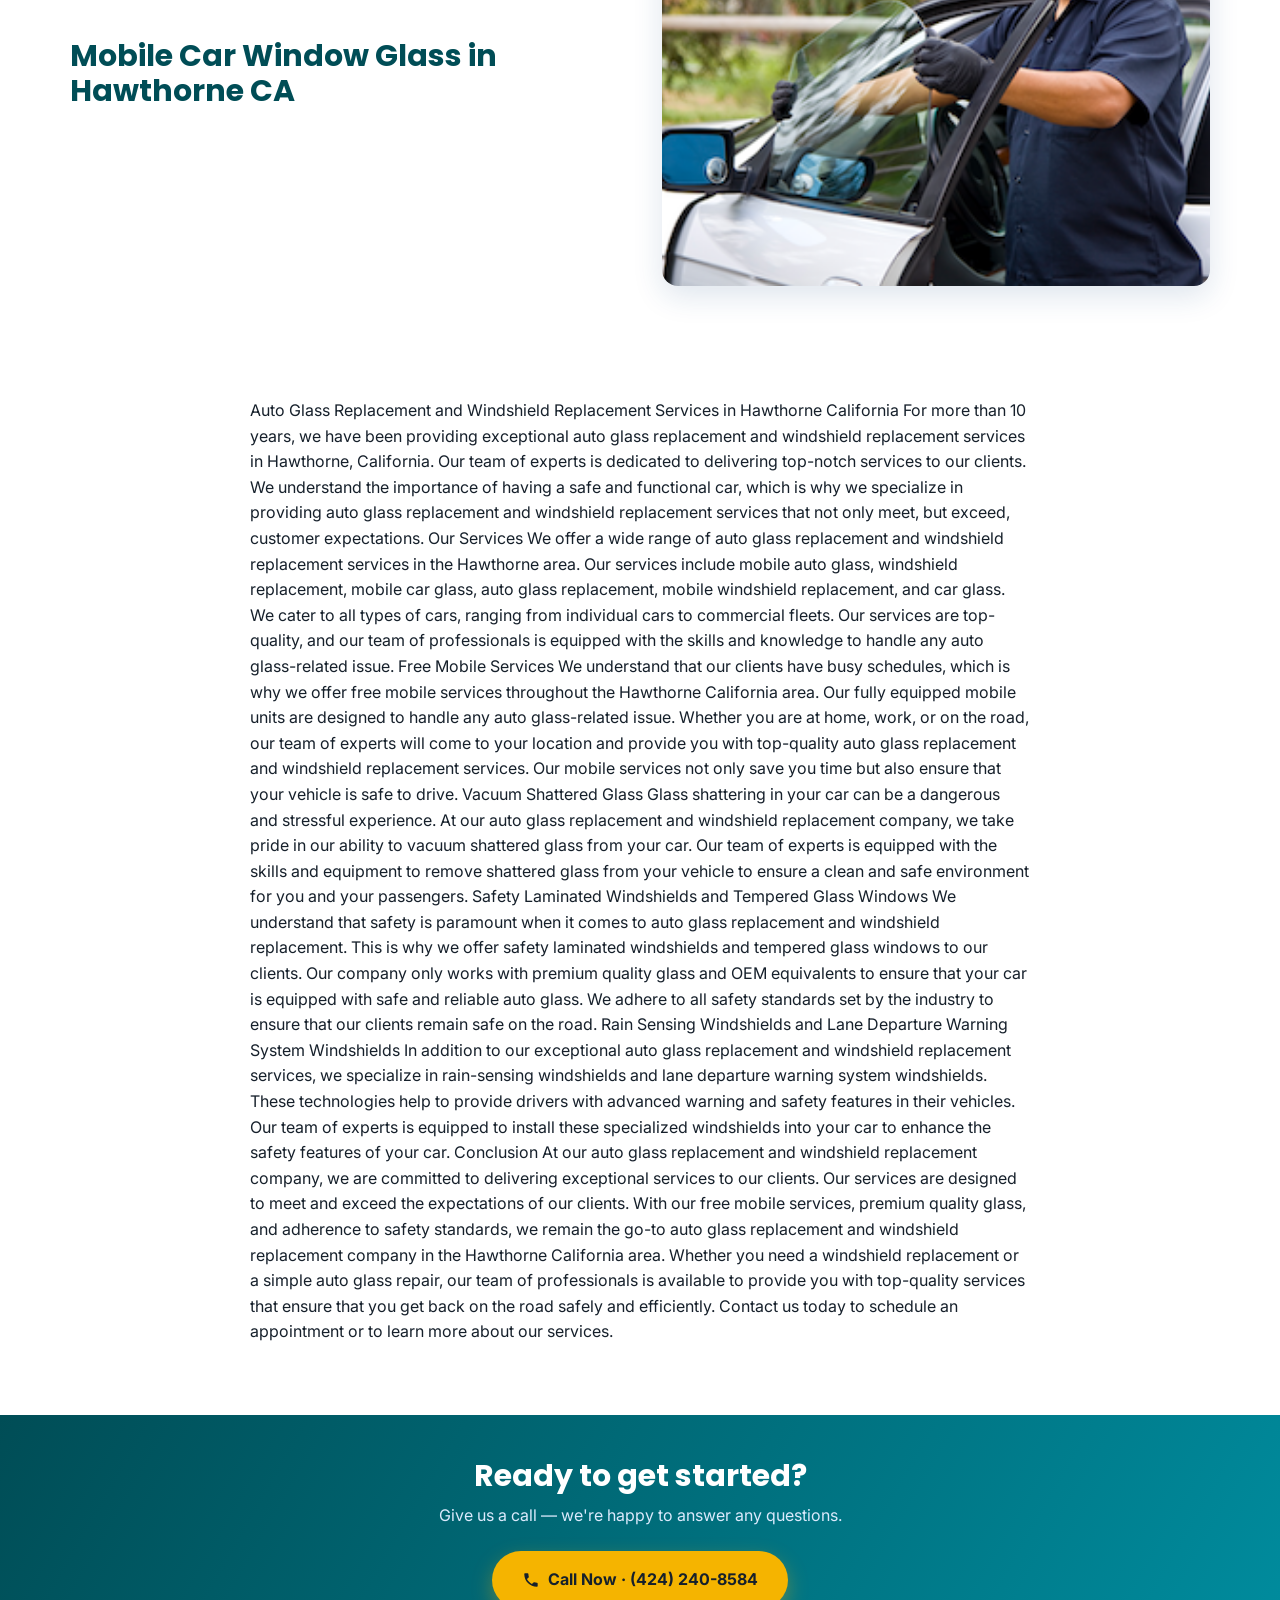
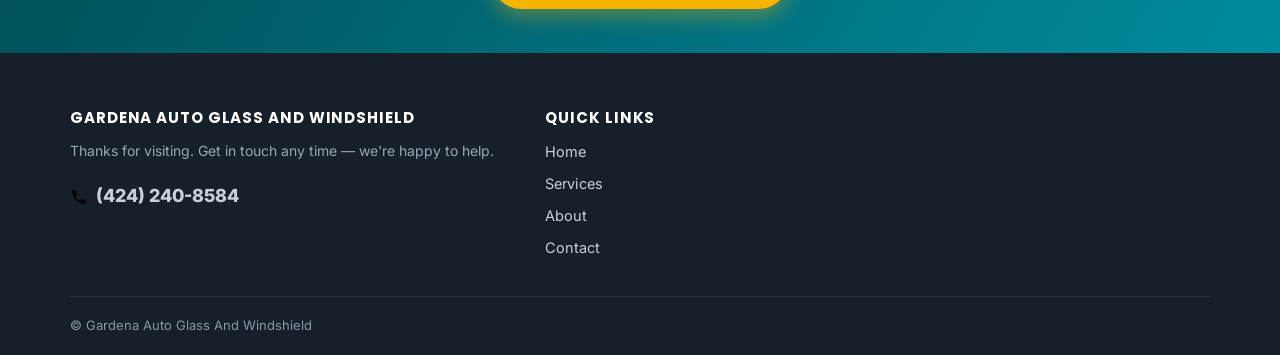
<file: mobile-auto-glass-in-hawthorne.html>
<!DOCTYPE html>
<html lang="en">
<head>
<meta charset="utf-8"/>
<meta name="viewport" content="width=device-width, initial-scale=1"/>
<title>Mobile Auto Glass Repair in Hawthorne and Windshield Replacement Service.</title>
<meta name="description" content="(424) 240-8584. We provide mobile auto glass repair in Hawthorne area and Windshield replacement service. Talk to us and request a quick estimate for your car glass replacement."/>
<link rel="preconnect" href="https://fonts.googleapis.com">
<link href="assets/redesign.css" rel="stylesheet"/>
</head>
<body>

<header class="site-header">
  <div class="header-bar">
    <a href="index.html" class="brand"><span class="dot"></span>Gardena Auto Glass And Windshield</a>
    <nav class="main-nav"><a href="index.html">Home</a><a href="mobile-auto-glass-in-hawthorne.html">Services</a><a href="car-glass-replacement-in-compton.html">About</a><a href="mobile-auto-glass-in-carson.html">Contact</a></nav>
    <div class="header-cta">
      <a class="phone-pill" href="tel:4242408584"><svg viewBox="0 0 24 24"><path d="M6.6 10.8c1.4 2.8 3.8 5.1 6.6 6.6l2.2-2.2c.3-.3.7-.4 1-.2 1.1.4 2.3.6 3.5.6.6 0 1 .4 1 1V20c0 .6-.4 1-1 1C10.6 21 3 13.4 3 4c0-.6.4-1 1-1h3.5c.6 0 1 .4 1 1 0 1.2.2 2.4.6 3.5.1.4 0 .8-.3 1L6.6 10.8z"/></svg><span class="btn-label">(424) 240-8584</span></a>
      <button class="nav-toggle" aria-label="Open menu"><span></span><span></span><span></span></button>
    </div>
  </div>
  <div class="nav-backdrop"></div>
</header>


<section class="hero" style="background-image:url('images/img_c5055552f1.png')">
  <div class="hero-inner">
    <h1>Mobile Car Glass Replacement in Hawthorne City</h1>
    <p class="lead">Mobile Auto Glass Repair in Hawthorne and more.</p>
    <div class="hero-actions">
      <a class="btn btn-accent" href="tel:4242408584"><svg viewBox="0 0 24 24"><path d="M6.6 10.8c1.4 2.8 3.8 5.1 6.6 6.6l2.2-2.2c.3-.3.7-.4 1-.2 1.1.4 2.3.6 3.5.6.6 0 1 .4 1 1V20c0 .6-.4 1-1 1C10.6 21 3 13.4 3 4c0-.6.4-1 1-1h3.5c.6 0 1 .4 1 1 0 1.2.2 2.4.6 3.5.1.4 0 .8-.3 1L6.6 10.8z"/></svg> Call Now &middot; (424) 240-8584</a>
      <a class="btn btn-outline" href="#more">Learn More</a>
    </div>
  </div>
</section>
<section class="section" id="more"><div class="container">
<div class="feature-row">
  <div class="feature-media"><img src="images/QIP6DWKPfk6AouOxT7O9JA.png" alt="Mobile Auto Glass in Hawthorne Today" loading="lazy"/></div>
  <div class="feature-text">
    <h2>Mobile Auto Glass in Hawthorne Today</h2>
    <p>We provide mobile auto glass repair and replacement services in the city of Hawthrone and all surrounding area. Our techs come to your place to do the installation. Car glass replacement in Hawthorne area. Do you need a car glass replacement in Hawthorne area? We cover all Gardena area for mobile service.</p>
  </div>
</div>

<div class="feature-row reverse">
  <div class="feature-media"><img src="images/img_a1d09da119.jpg" alt="Windshield Replacement in Hawthorne and more." loading="lazy"/></div>
  <div class="feature-text">
    <h2>Windshield Replacement in Hawthorne and more.</h2>
    <p>Looking to get your windshield repair in Hawthorne, California area? We are here to provide a you a quick estimate over the phone and schedule your appointment for same day service. Talk to one of our auto glass specialist today. Car window repair in Hawthorne city area today. Get your quote and book it now.</p>
  </div>
</div>

<div class="feature-row">
  <div class="feature-media"><img src="images/img_c5055552f1.png" alt="Windshield Glass in Hawthorne area" loading="lazy"/></div>
  <div class="feature-text">
    <h2>Windshield Glass in Hawthorne area</h2>
    <p>Whether you need the driver side or passenger side window repaired, We can come to your place to install either one. We have most parts in stock, therefore we can offer you a same day mobile replacement.</p>
  </div>
</div>

<div class="feature-row reverse">
  <div class="feature-media"><img src="images/img_c5055552f1.png" alt="Car Window Replacement in Hawthorne City" loading="lazy"/></div>
  <div class="feature-text">
    <h2>Car Window Replacement in Hawthorne City</h2>
    <p>We are locally base in the city of Gardena. We over all nearby cities such as Hawhtorne, Compton, Carson and more. We can hep with replacement of Windshields, Side windows, Back window and more.</p>
  </div>
</div>

<div class="feature-row">
  <div class="feature-media"><img src="images/img_c5055552f1.png" alt="Mobile Auto Glass Replacement in Hawthorne area" loading="lazy"/></div>
  <div class="feature-text">
    <h2>Mobile Auto Glass Replacement in Hawthorne area</h2>
    <p></p>
  </div>
</div>

<div class="feature-row reverse">
  <div class="feature-media"><img src="images/img_c5055552f1.png" alt="Mobile Car Window Glass in Hawthorne CA" loading="lazy"/></div>
  <div class="feature-text">
    <h2>Mobile Car Window Glass in Hawthorne CA</h2>
    <p></p>
  </div>
</div>
</div></section><section class="section"><div class="container" style="max-width:820px;"><p>Auto Glass Replacement and Windshield Replacement Services in Hawthorne California For more than 10 years, we have been providing exceptional auto glass replacement and windshield replacement services in Hawthorne, California. Our team of experts is dedicated to delivering top-notch services to our clients. We understand the importance of having a safe and functional car, which is why we specialize in providing auto glass replacement and windshield replacement services that not only meet, but exceed, customer expectations. Our Services We offer a wide range of auto glass replacement and windshield replacement services in the Hawthorne area. Our services include mobile auto glass, windshield replacement, mobile car glass, auto glass replacement, mobile windshield replacement, and car glass. We cater to all types of cars, ranging from individual cars to commercial fleets. Our services are top-quality, and our team of professionals is equipped with the skills and knowledge to handle any auto glass-related issue. Free Mobile Services We understand that our clients have busy schedules, which is why we offer free mobile services throughout the Hawthorne California area. Our fully equipped mobile units are designed to handle any auto glass-related issue. Whether you are at home, work, or on the road, our team of experts will come to your location and provide you with top-quality auto glass replacement and windshield replacement services. Our mobile services not only save you time but also ensure that your vehicle is safe to drive. Vacuum Shattered Glass Glass shattering in your car can be a dangerous and stressful experience. At our auto glass replacement and windshield replacement company, we take pride in our ability to vacuum shattered glass from your car. Our team of experts is equipped with the skills and equipment to remove shattered glass from your vehicle to ensure a clean and safe environment for you and your passengers. Safety Laminated Windshields and Tempered Glass Windows We understand that safety is paramount when it comes to auto glass replacement and windshield replacement. This is why we offer safety laminated windshields and tempered glass windows to our clients. Our company only works with premium quality glass and OEM equivalents to ensure that your car is equipped with safe and reliable auto glass. We adhere to all safety standards set by the industry to ensure that our clients remain safe on the road. Rain Sensing Windshields and Lane Departure Warning System Windshields In addition to our exceptional auto glass replacement and windshield replacement services, we specialize in rain-sensing windshields and lane departure warning system windshields. These technologies help to provide drivers with advanced warning and safety features in their vehicles. Our team of experts is equipped to install these specialized windshields into your car to enhance the safety features of your car. Conclusion At our auto glass replacement and windshield replacement company, we are committed to delivering exceptional services to our clients. Our services are designed to meet and exceed the expectations of our clients. With our free mobile services, premium quality glass, and adherence to safety standards, we remain the go-to auto glass replacement and windshield replacement company in the Hawthorne California area. Whether you need a windshield replacement or a simple auto glass repair, our team of professionals is available to provide you with top-quality services that ensure that you get back on the road safely and efficiently. Contact us today to schedule an appointment or to learn more about our services.</p></div></section>
<section class="cta-band">
  <div class="container">
    <h2>Ready to get started?</h2>
    <p>Give us a call — we're happy to answer any questions.</p>
    <a class="btn btn-accent" href="tel:4242408584"><svg viewBox="0 0 24 24"><path d="M6.6 10.8c1.4 2.8 3.8 5.1 6.6 6.6l2.2-2.2c.3-.3.7-.4 1-.2 1.1.4 2.3.6 3.5.6.6 0 1 .4 1 1V20c0 .6-.4 1-1 1C10.6 21 3 13.4 3 4c0-.6.4-1 1-1h3.5c.6 0 1 .4 1 1 0 1.2.2 2.4.6 3.5.1.4 0 .8-.3 1L6.6 10.8z"/></svg> Call Now &middot; (424) 240-8584</a>
  </div>
</section>


<footer class="site-footer">
  <div class="container">
    <div class="footer-grid">
      <div class="footer-brand">
        <h4>Gardena Auto Glass And Windshield</h4>
        <p>Thanks for visiting. Get in touch any time — we're happy to help.</p>
        <a class="footer-phone" href="tel:4242408584"><svg viewBox="0 0 24 24"><path d="M6.6 10.8c1.4 2.8 3.8 5.1 6.6 6.6l2.2-2.2c.3-.3.7-.4 1-.2 1.1.4 2.3.6 3.5.6.6 0 1 .4 1 1V20c0 .6-.4 1-1 1C10.6 21 3 13.4 3 4c0-.6.4-1 1-1h3.5c.6 0 1 .4 1 1 0 1.2.2 2.4.6 3.5.1.4 0 .8-.3 1L6.6 10.8z"/></svg> (424) 240-8584</a>
      </div>
      <div>
        <h4>Quick Links</h4>
        <div class="footer-links"><a href="index.html">Home</a><a href="mobile-auto-glass-in-hawthorne.html">Services</a><a href="car-glass-replacement-in-compton.html">About</a><a href="mobile-auto-glass-in-carson.html">Contact</a></div>
      </div>
      
    </div>
    <div class="footer-bottom">
      <span>&copy; Gardena Auto Glass And Windshield</span>
    </div>
    
  </div>
</footer>

<script src="assets/redesign.js"></script>
</body>
</html>
</file>
<file: assets/redesign.css>
@import url('https://fonts.googleapis.com/css2?family=Poppins:wght@600;700;800&family=Inter:wght@400;500;600&display=swap');

:root{
  --primary:#008c9e;
  --primary-dark:#006d7b;
  --primary-darker:#004d56;
  --accent:#f5b400;
  --accent-dark:#d99a00;
  --ink:#16202b;
  --gray-50:#f6f8fb;
  --gray-100:#eef2f7;
  --gray-300:#c9d3dd;
  --gray-600:#5b6c7c;
  --white:#ffffff;
  --radius:16px;
  --shadow:0 10px 30px rgba(18,74,125,.14);
  --shadow-sm:0 4px 14px rgba(18,74,125,.12);
  --container:1180px;
  --font-body:"Inter", system-ui, -apple-system, Segoe UI, Roboto, Arial, sans-serif;
  --font-display:"Poppins", var(--font-body);
}

*{ box-sizing:border-box; }
html{ -webkit-text-size-adjust:100%; scroll-behavior:smooth; }
body{ margin:0; font-family:var(--font-body); color:var(--ink); background:var(--white); line-height:1.6; overflow-x:hidden; }
img{ max-width:100%; height:auto; display:block; }
a{ color:inherit; text-decoration:none; }
h1,h2,h3,h4{ font-family:var(--font-display); line-height:1.15; margin:0 0 14px; color:var(--primary-darker); }
p{ margin:0 0 14px; }
svg{ width:1em; height:1em; }
.container{ width:100%; max-width:var(--container); margin:0 auto; padding:0 20px; }
.section{ padding:56px 0; }
.section-alt{ background:var(--gray-50); }
.eyebrow{ display:inline-block; font-family:var(--font-display); font-style:italic; font-weight:600; font-size:16px; color:var(--accent-dark); margin-bottom:4px; }
.section-head{ text-align:center; max-width:720px; margin:0 auto 36px; }
.section-head h2{ font-size:clamp(24px,4vw,34px); }
.section-head p{ color:var(--gray-600); font-size:17px; }
.btn{ display:inline-flex; align-items:center; gap:8px; justify-content:center; padding:14px 28px; border-radius:50px; font-weight:700; font-size:16px; border:2px solid transparent; cursor:pointer; transition:transform .15s ease, box-shadow .15s ease, background .15s ease; white-space:nowrap; }
.btn svg{ width:18px; height:18px; flex:none; fill:currentColor; }
.btn:active{ transform:scale(.97); }
.btn-accent{ background:var(--accent); color:var(--ink); box-shadow:0 8px 20px rgba(245,180,0,.35); }
.btn-accent:hover{ background:var(--accent-dark); }
.btn-outline{ background:rgba(255,255,255,.08); color:var(--white); border-color:rgba(255,255,255,.75); }
.btn-outline:hover{ background:rgba(255,255,255,.18); }
.btn-primary{ background:var(--primary); color:#fff; box-shadow:0 8px 20px rgba(0,0,0,.2); }
.btn-primary:hover{ background:var(--primary-dark); }
.btn-block{ width:100%; }

.site-header{ position:sticky; top:0; z-index:500; background:var(--white); box-shadow:0 2px 12px rgba(18,74,125,.10); }
.header-bar{ display:flex; align-items:center; justify-content:space-between; padding:12px 20px; max-width:var(--container); margin:0 auto; gap:16px; }
.brand{ display:flex; align-items:center; gap:8px; font-family:var(--font-display); font-weight:700; color:var(--primary-darker); font-size:18px; white-space:nowrap; flex:none; }
.brand .dot{ width:12px; height:12px; border-radius:50%; background:var(--accent); flex:none; }
.main-nav{ display:flex; align-items:center; gap:6px; }
.main-nav a{ padding:10px 16px; border-radius:50px; font-weight:600; font-size:15px; color:var(--primary-darker); transition:background .15s ease, color .15s ease; }
.main-nav a:hover{ background:var(--primary); color:#fff; }
.header-cta{ display:flex; align-items:center; gap:12px; }
.phone-pill{ display:flex; align-items:center; gap:8px; background:var(--gray-100); padding:9px 16px 9px 12px; border-radius:50px; font-weight:800; color:var(--primary-darker); font-size:15px; }
.phone-pill svg{ width:18px; height:18px; fill:var(--accent-dark); flex:none; }
.nav-toggle{ display:none; width:46px; height:46px; border-radius:12px; border:none; background:var(--primary); flex-direction:column; align-items:center; justify-content:center; cursor:pointer; flex:none; padding:0; }
.nav-toggle span{ width:20px; height:2px; background:#fff; border-radius:2px; margin:2.5px 0; display:block; }

@media (max-width:900px){
  .main-nav{ position:fixed; top:0; right:0; bottom:0; left:auto; width:82%; max-width:340px; background:var(--white); flex-direction:column; align-items:stretch; gap:2px; padding:90px 20px 30px; box-shadow:-8px 0 30px rgba(0,0,0,.2); transform:translateX(100%); transition:transform .25s ease; overflow-y:auto; z-index:495; }
  body.nav-open .main-nav{ transform:translateX(0); }
  .main-nav a{ padding:14px 16px; border-bottom:1px solid var(--gray-100); border-radius:8px; }
  .nav-toggle{ display:flex; }
  .nav-backdrop{ display:none; position:fixed; top:0; right:0; bottom:0; left:0; background:rgba(10,20,30,.5); z-index:490; }
  body.nav-open .nav-backdrop{ display:block; }
  .header-cta .btn-label{ display:none; }
  .phone-pill{ font-size:0; padding:11px; }
  .phone-pill svg{ width:20px; height:20px; }
}

.hero{ position:relative; color:#fff; min-height:64vh; display:flex; align-items:center; background-size:cover; background-position:center; overflow:hidden; }
.hero::before{ content:""; position:absolute; top:0; right:0; bottom:0; left:0; background:linear-gradient(180deg, rgba(10,15,20,.55) 0%, rgba(10,15,20,.72) 60%, rgba(10,15,20,.9) 100%); }
.hero-inner{ position:relative; z-index:2; padding:70px 20px; max-width:var(--container); margin:0 auto; text-align:center; width:100%; }
.hero h1{ color:#fff; font-size:clamp(26px,5vw,46px); text-shadow:0 3px 12px rgba(0,0,0,.4); margin-bottom:16px; }
.hero p.lead{ font-size:clamp(16px,2.4vw,20px); max-width:720px; margin:0 auto 30px; color:#eef2f7; }
.hero-actions{ display:flex; gap:14px; justify-content:center; flex-wrap:wrap; }

.feature-row{ display:grid; grid-template-columns:1fr 1fr; gap:44px; align-items:center; margin-bottom:64px; }
.feature-row:last-child{ margin-bottom:0; }
.feature-row.reverse .feature-media{ order:2; }
.feature-media img{ border-radius:var(--radius); box-shadow:var(--shadow); width:100%; object-fit:cover; aspect-ratio:4/3; }
.feature-text h2{ font-size:clamp(22px,3.4vw,30px); }
.feature-text p{ color:var(--gray-600); font-size:16.5px; }
@media (max-width:820px){ .feature-row, .feature-row.reverse{ grid-template-columns:1fr; } .feature-row.reverse .feature-media{ order:0; } }

.grid{ display:grid; gap:24px; }
.grid-3{ grid-template-columns:repeat(3,1fr); }
.grid-4{ grid-template-columns:repeat(4,1fr); }
@media (max-width:900px){ .grid-3, .grid-4{ grid-template-columns:repeat(2,1fr); } }
@media (max-width:560px){ .grid-3, .grid-4{ grid-template-columns:1fr; } }

.card{ background:#fff; border-radius:var(--radius); overflow:hidden; box-shadow:var(--shadow-sm); transition:transform .18s ease, box-shadow .18s ease; }
.card:hover{ transform:translateY(-4px); box-shadow:var(--shadow); }
.card img{ width:100%; aspect-ratio:4/3; object-fit:cover; }
.card-body{ padding:16px 18px 20px; }
.card-body h3{ font-size:17px; margin-bottom:6px; }
.card-body p{ font-size:14px; color:var(--gray-600); margin:0; }

.gallery-card{ position:relative; border-radius:var(--radius); overflow:hidden; box-shadow:var(--shadow-sm); }
.gallery-card img{ width:100%; aspect-ratio:4/3; object-fit:cover; transition:transform .3s ease; }
.gallery-card:hover img{ transform:scale(1.06); }

.cta-band{ background:linear-gradient(120deg, var(--primary-darker), var(--primary)); color:#fff; padding:44px 0; text-align:center; }
.cta-band h2{ color:#fff; font-size:clamp(22px,3.6vw,30px); margin-bottom:10px; }
.cta-band p{ color:#dbeafd; margin-bottom:22px; }

.chip-grid{ display:flex; flex-wrap:wrap; gap:10px; justify-content:center; }
.chip{ background:var(--gray-100); color:var(--primary-darker); padding:10px 18px; border-radius:50px; font-weight:600; font-size:14.5px; transition:background .15s ease, color .15s ease; }
.chip:hover{ background:var(--primary); color:#fff; }

.site-footer{ background:var(--ink); color:#c7d1db; padding:56px 0 20px; }
.footer-grid{ display:grid; grid-template-columns:1.4fr 1fr 1fr; gap:34px; margin-bottom:36px; }
@media (max-width:900px){ .footer-grid{ grid-template-columns:1fr 1fr; } }
@media (max-width:560px){ .footer-grid{ grid-template-columns:1fr; } }
.footer-grid h4{ color:#fff; font-size:15px; text-transform:uppercase; letter-spacing:.06em; margin-bottom:14px; }
.site-footer a{ color:#c7d1db; }
.site-footer a:hover{ color:var(--accent); }
.footer-links{ display:flex; flex-direction:column; gap:9px; font-size:14.5px; }
.footer-brand p{ color:#9aa8b5; font-size:14px; }
.footer-phone{ display:inline-flex; align-items:center; gap:8px; color:#fff; font-weight:800; font-size:18px; margin-top:6px; }
.footer-bottom{ border-top:1px solid rgba(255,255,255,.08); padding-top:18px; display:flex; justify-content:space-between; flex-wrap:wrap; gap:10px; font-size:13px; color:#8b98a5; }
.seo-blurb{ font-size:11.5px; line-height:1.7; color:#5c6a77; margin-top:26px; padding-top:20px; border-top:1px solid rgba(255,255,255,.06); }

.notfound{ text-align:center; padding:110px 20px; }
.notfound h1{ font-size:clamp(48px,10vw,110px); color:var(--accent-dark); margin-bottom:6px; }

.simple-page{ max-width:820px; margin:0 auto; padding:70px 20px; }
</file>
